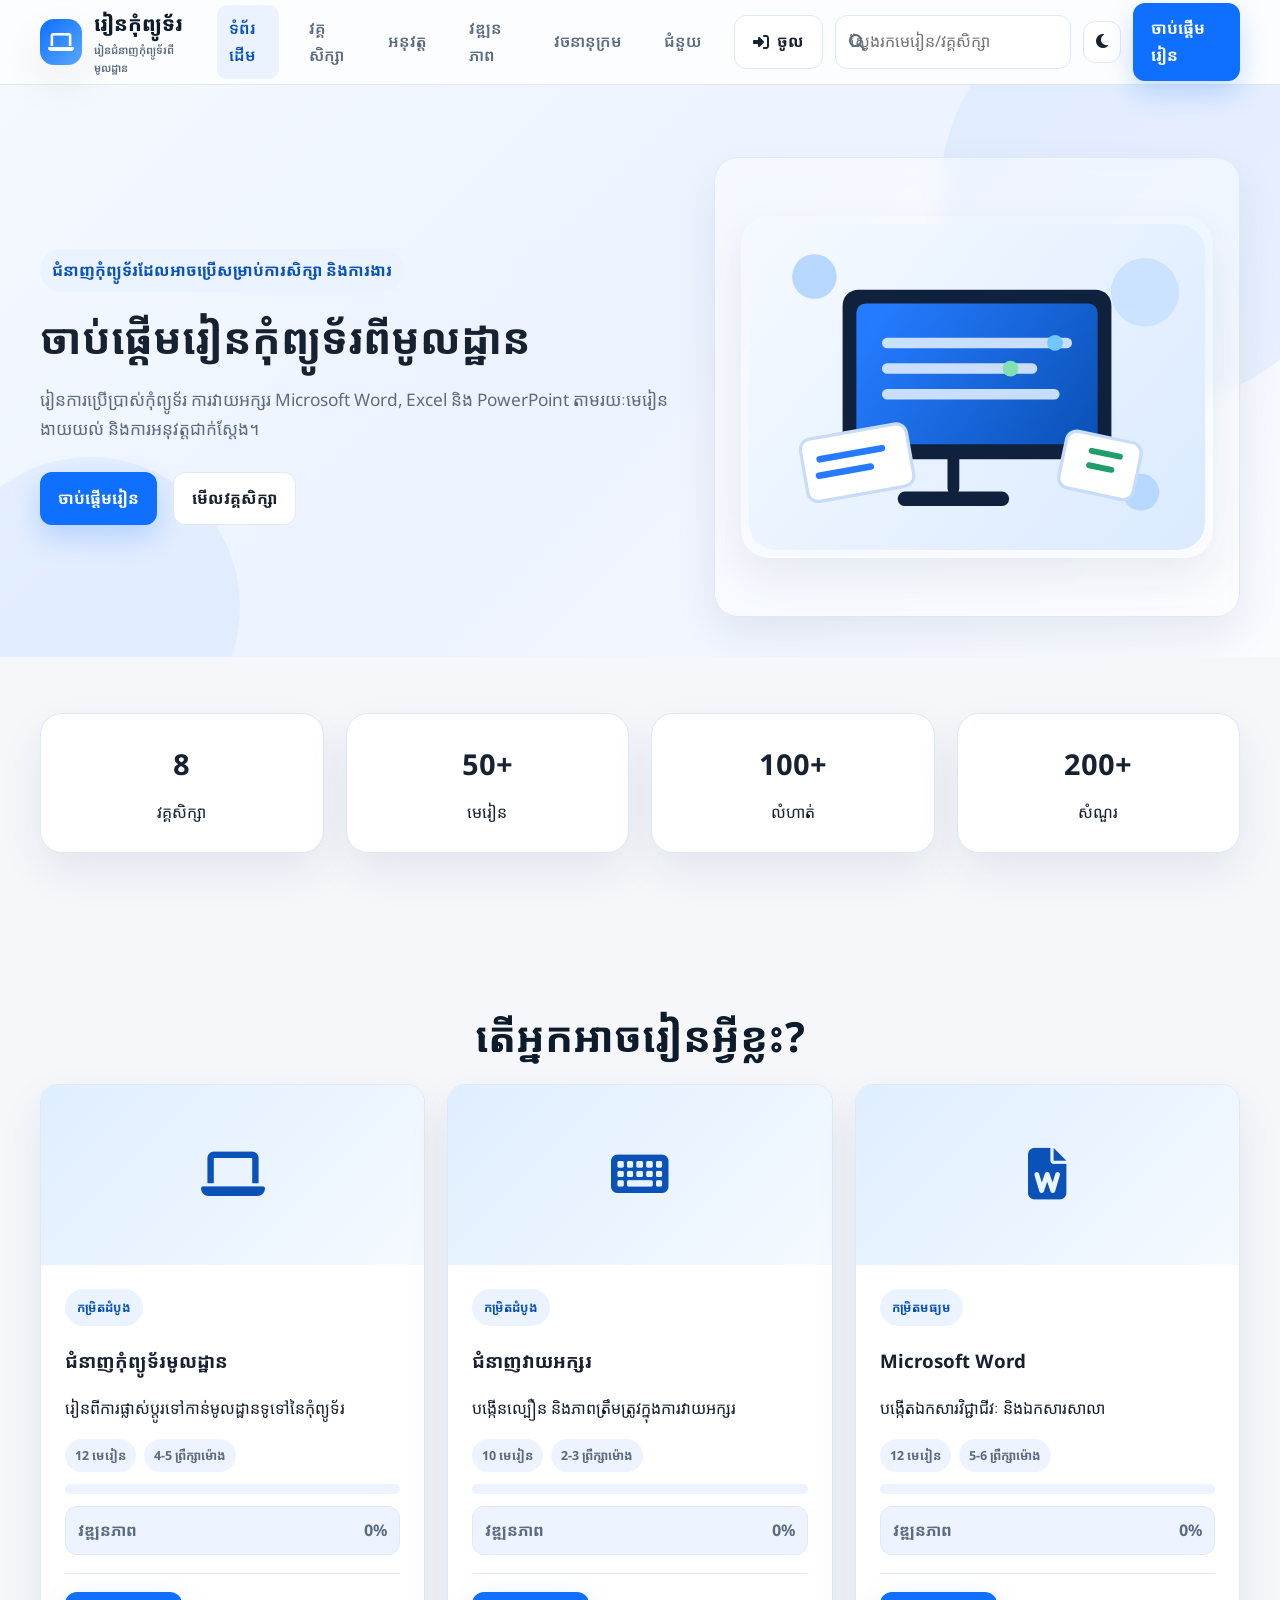
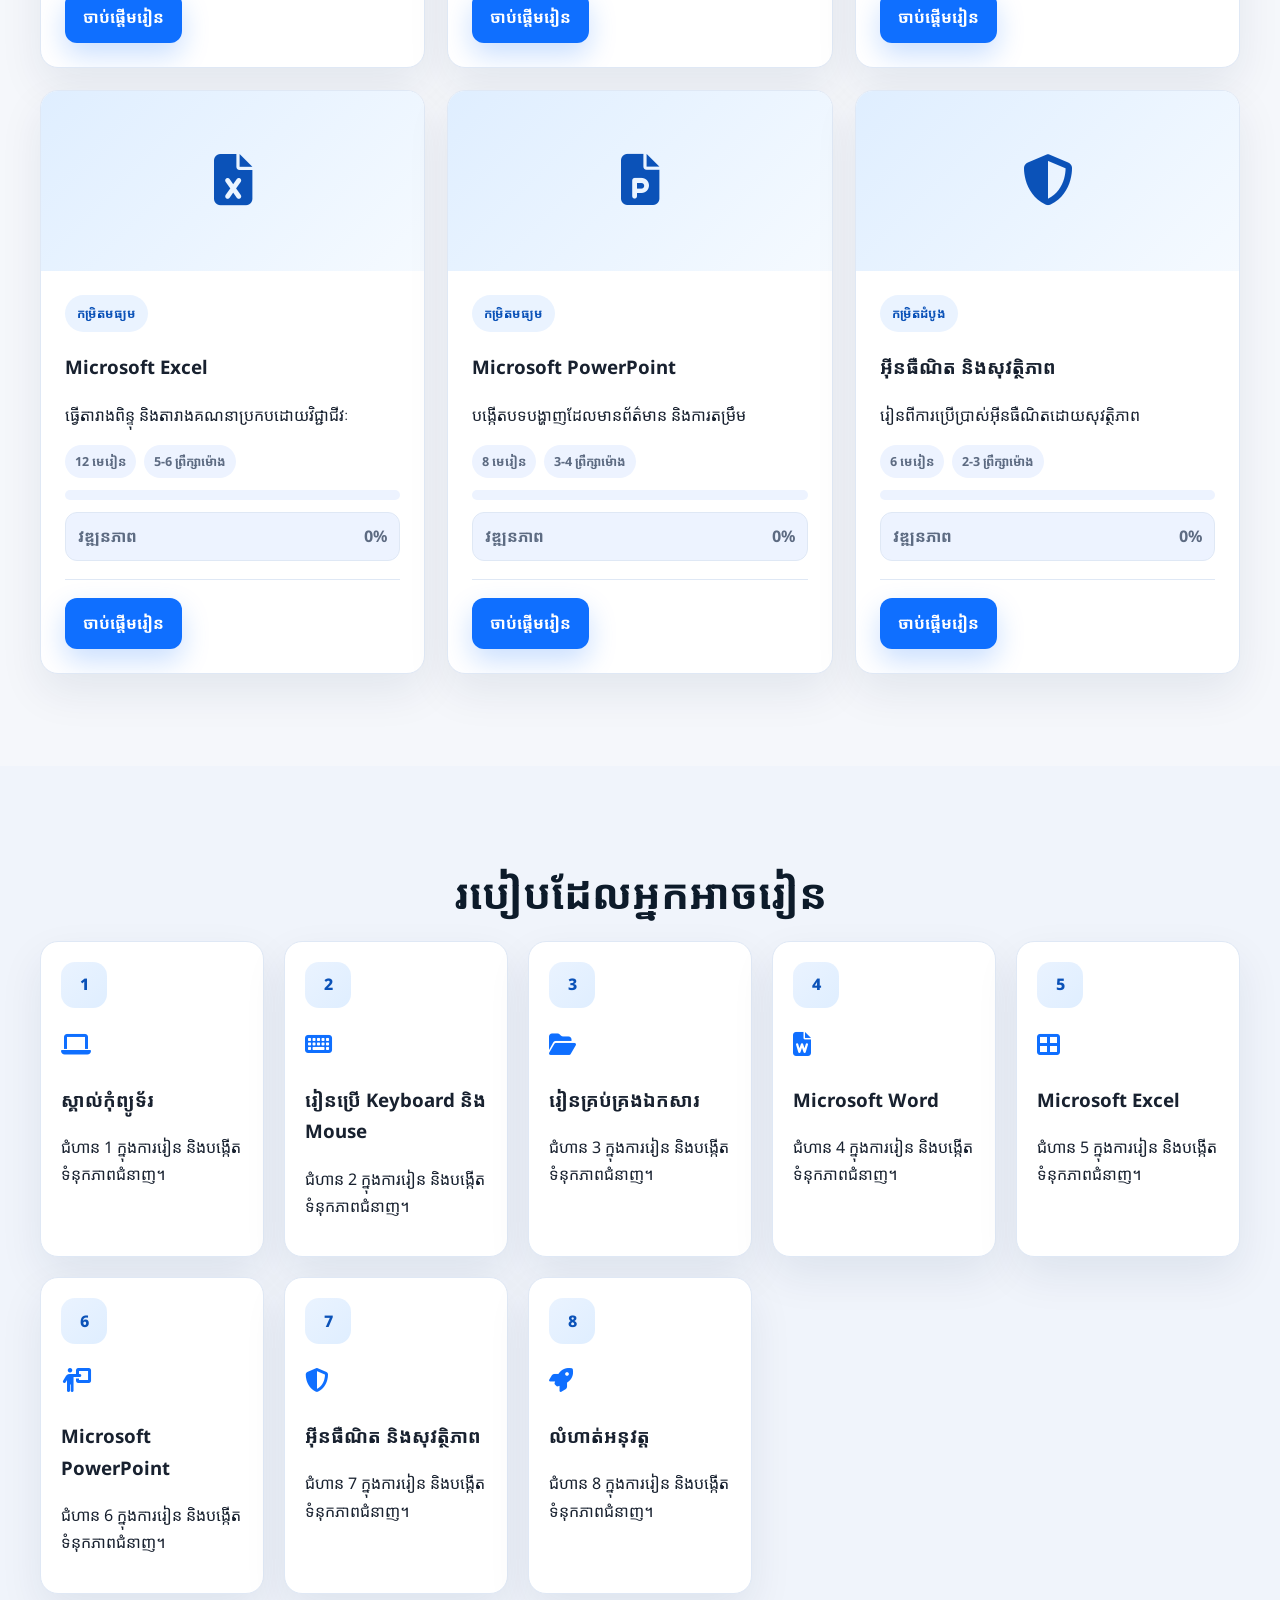
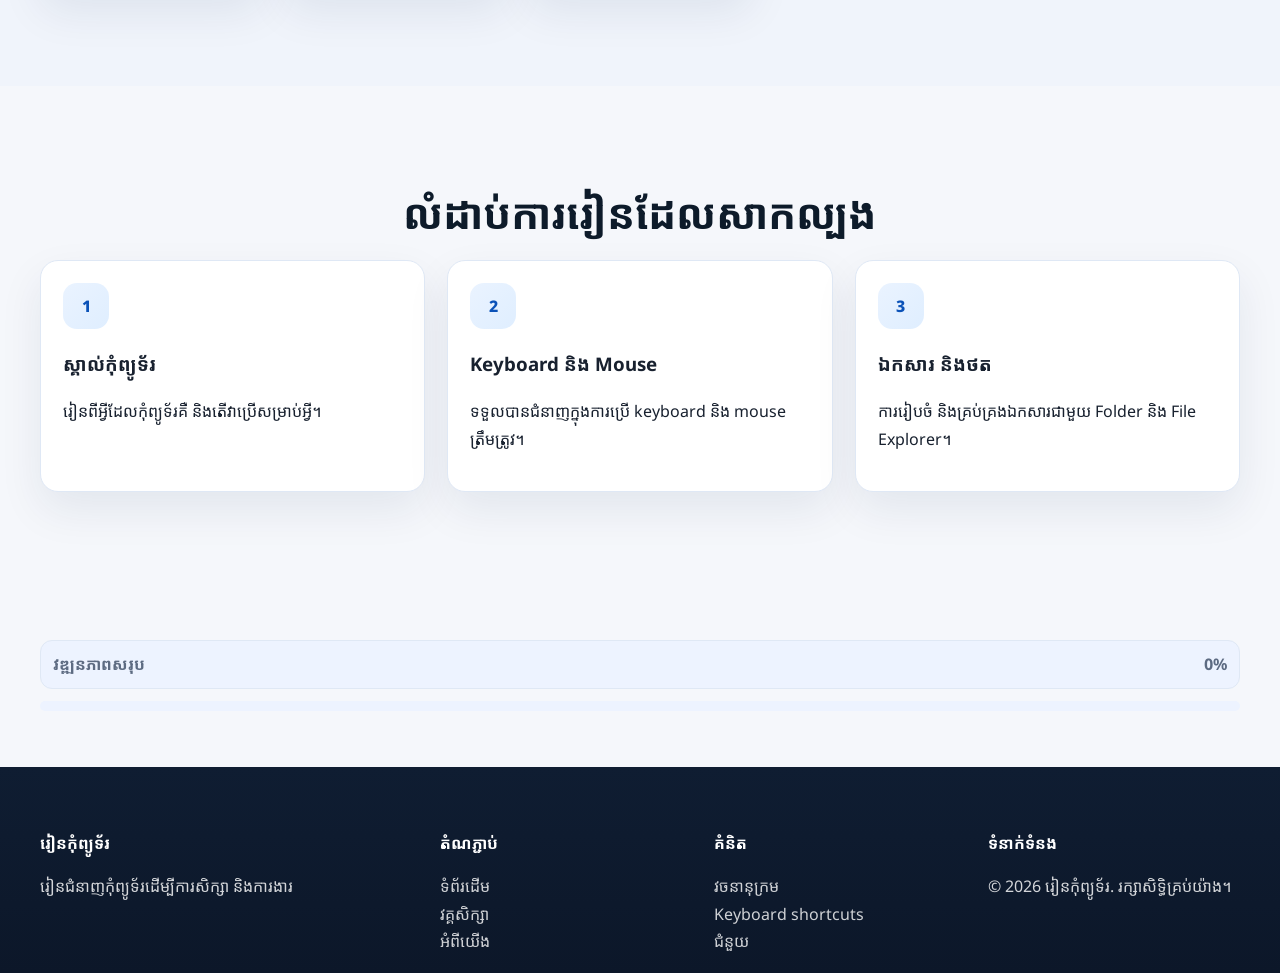
<file: index.html>
<!DOCTYPE html>
<html lang="km">
  <head>
    <meta charset="UTF-8" />
    <meta name="viewport" content="width=device-width, initial-scale=1.0" />
    <meta name="description" content="រៀនកុំព្យូទ័រ | រៀនជំនាញកុំព្យូទ័រជាភាសាខ្មែរ" />
    <title>រៀនកុំព្យូទ័រ | រៀនជំនាញកុំព្យូទ័រជាភាសាខ្មែរ</title>
    <link rel="preconnect" href="https://fonts.googleapis.com" />
    <link rel="preconnect" href="https://fonts.gstatic.com" crossorigin />
    <link href="https://fonts.googleapis.com/css2?family=Noto+Sans+Khmer:wght@400;500;600;700;800&display=swap" rel="stylesheet" />
    <link rel="stylesheet" href="https://cdnjs.cloudflare.com/ajax/libs/font-awesome/6.5.0/css/all.min.css" />
    <link rel="stylesheet" href="css/style.css" />
    <link rel="stylesheet" href="css/components.css" />
    <link rel="stylesheet" href="css/responsive.css" />
  </head>
  <body data-page="home">
    <header class="topbar">
      <div class="container navbar">
        <a href="index.html" class="brand" aria-label="រៀនកុំព្យូទ័រ">
          <span class="brand-mark"><i class="fa-solid fa-laptop"></i></span>
          <span class="brand-text">រៀនកុំព្យូទ័រ<small>រៀនជំនាញកុំព្យូទ័រពីមូលដ្ឋាន</small></span>
        </a>

        <nav class="nav-panel" aria-label="Navigation principale">
          <div class="nav-links">
            <a href="index.html" data-nav="home">ទំព័រដើម</a>
            <a href="courses.html" data-nav="courses">វគ្គសិក្សា</a>
            <a href="practice.html" data-nav="practice">អនុវត្ត</a>
            <a href="progress.html" data-nav="progress">វឌ្ឍនភាព</a>
            <a href="glossary.html" data-nav="glossary">វចនានុក្រម</a>
            <a href="help.html" data-nav="help">ជំនួយ</a>
          </div>
        </nav>

        <div class="nav-actions">
          <div class="search-wrap">
            <i class="fa-solid fa-search"></i>
            <input id="globalSearch" type="text" placeholder="ស្វែងរកមេរៀន/វគ្គសិក្សា" aria-label="ស្វែងរក" />
            <div id="searchResults" class="search-results"></div>
          </div>
          <button id="themeToggle" class="icon-btn" aria-label="Toggle dark mode"><i class="fa-solid fa-moon"></i></button>
          <button class="mobile-menu-toggle icon-btn hidden" aria-label="Open menu" aria-expanded="false"><i class="fa-solid fa-bars"></i></button>
          <a href="courses.html" class="btn">ចាប់ផ្តើមរៀន</a>
        </div>
      </div>
    </header>

    <main>
      <section class="hero">
        <div class="container hero-grid">
          <div>
            <span class="kicker">ជំនាញកុំព្យូទ័រដែលអាចប្រើសម្រាប់ការសិក្សា និងការងារ</span>
            <h1>ចាប់ផ្តើមរៀនកុំព្យូទ័រពីមូលដ្ឋាន</h1>
            <p>រៀនការប្រើប្រាស់កុំព្យូទ័រ ការវាយអក្សរ Microsoft Word, Excel និង PowerPoint តាមរយៈមេរៀនងាយយល់ និងការអនុវត្តជាក់ស្តែង។</p>
            <div class="hero-actions">
              <a href="courses.html" class="btn">ចាប់ផ្តើមរៀន</a>
              <a href="#featuredCourses" class="btn btn-secondary">មើលវគ្គសិក្សា</a>
            </div>
          </div>

          <div class="hero-card hero-visual" aria-label="Illustration of computer learning">
            <img class="hero-image" src="assets/images/learning-illustration.svg" alt="រូបភាពការរៀនជំនាញកុំព្យូទ័រ" />
          </div>
        </div>
      </section>

      <section class="section-sm">
        <div class="container">
          <div class="stats-row">
            <div class="stat-box"><strong>8</strong><span>វគ្គសិក្សា</span></div>
            <div class="stat-box"><strong>50+</strong><span>មេរៀន</span></div>
            <div class="stat-box"><strong>100+</strong><span>លំហាត់</span></div>
            <div class="stat-box"><strong>200+</strong><span>សំណួរ</span></div>
          </div>
        </div>
      </section>

      <section class="section">
        <div class="container">
          <h2 class="section-title" style="text-align:center;">តើអ្នកអាចរៀនអ្វីខ្លះ?</h2>
          <div id="featuredCourses" class="course-grid"></div>
        </div>
      </section>

      <section class="section" style="background: rgba(15,111,255,0.02);">
        <div class="container">
          <h2 class="section-title" style="text-align:center;">របៀបដែលអ្នកអាចរៀន</h2>
          <div id="howItWorks" class="how-grid"></div>
        </div>
      </section>

      <section class="section">
        <div class="container">
          <h2 class="section-title" style="text-align:center;">លំដាប់ការរៀនដែលសាកល្បង</h2>
          <div class="course-grid">
            <div class="card">
              <div class="card-body">
                <div class="step-no">1</div>
                <h3>ស្គាល់កុំព្យូទ័រ</h3>
                <p>រៀនពីអ្វីដែលកុំព្យូទ័រគឺ និងតើវាប្រើសម្រាប់អ្វី។</p>
              </div>
            </div>
            <div class="card">
              <div class="card-body">
                <div class="step-no">2</div>
                <h3>Keyboard និង Mouse</h3>
                <p>ទទួលបានជំនាញក្នុងការប្រើ keyboard និង mouse ត្រឹមត្រូវ។</p>
              </div>
            </div>
            <div class="card">
              <div class="card-body">
                <div class="step-no">3</div>
                <h3>ឯកសារ និងថត</h3>
                <p>ការរៀបចំ និងគ្រប់គ្រងឯកសារជាមួយ Folder និង File Explorer។</p>
              </div>
            </div>
          </div>
        </div>
      </section>

      <section class="section-sm">
        <div class="container" id="quickProgress"></div>
      </section>
    </main>

    <footer class="footer">
      <div class="container footer-grid">
        <div>
          <h4>រៀនកុំព្យូទ័រ</h4>
          <p>រៀនជំនាញកុំព្យូទ័រដើម្បីការសិក្សា និងការងារ</p>
        </div>
        <div>
          <h4>តំណភ្ជាប់</h4>
          <ul class="list-plain">
            <li><a href="index.html">ទំព័រដើម</a></li>
            <li><a href="courses.html">វគ្គសិក្សា</a></li>
            <li><a href="about.html">អំពីយើង</a></li>
          </ul>
        </div>
        <div>
          <h4>គំនិត</h4>
          <ul class="list-plain">
            <li><a href="glossary.html">វចនានុក្រម</a></li>
            <li><a href="shortcuts.html">Keyboard shortcuts</a></li>
            <li><a href="help.html">ជំនួយ</a></li>
          </ul>
        </div>
        <div>
          <h4>ទំនាក់ទំនង</h4>
          <p>© 2026 រៀនកុំព្យូទ័រ. រក្សាសិទ្ធិគ្រប់យ៉ាង។</p>
        </div>
      </div>
    </footer>

    <script src="js/data.js"></script>
    <script src="js/navigation.js"></script>
    <script src="js/app.js"></script>
  </body>
</html>
</file>
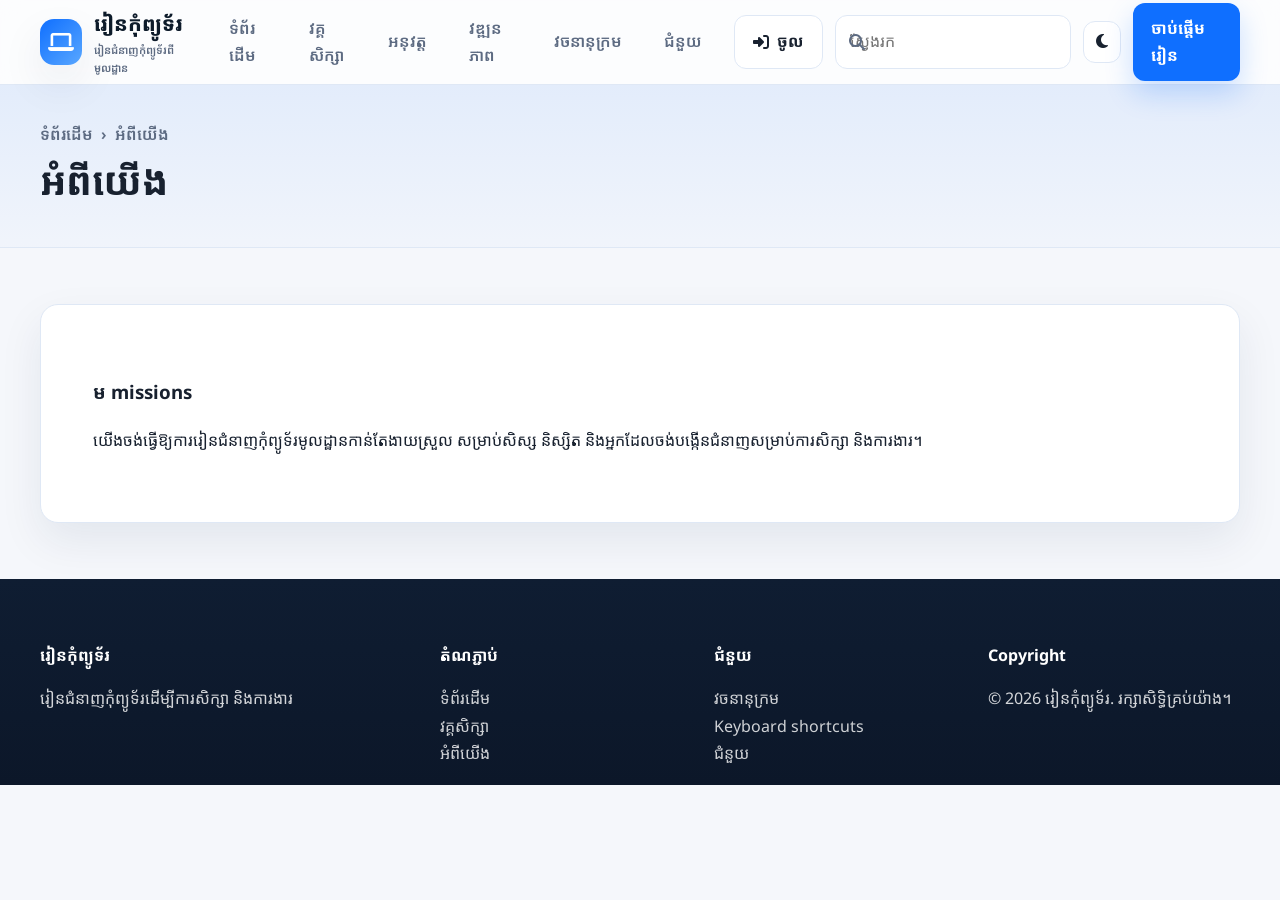
<file: about.html>
<!DOCTYPE html>
<html lang="km">
  <head>
    <meta charset="UTF-8" />
    <meta name="viewport" content="width=device-width, initial-scale=1.0" />
    <title>អំពីយើង | រៀនកុំព្យូទ័រ</title>
    <meta name="description" content="អំពីយើង, បេសកកម្ម និងគោលការណ៍សម្រាប់ការរៀនជំនាញកុំព្យូទ័រជាភាសាខ្មែរ" />
    <link rel="preconnect" href="https://fonts.googleapis.com" />
    <link rel="preconnect" href="https://fonts.gstatic.com" crossorigin />
    <link href="https://fonts.googleapis.com/css2?family=Noto+Sans+Khmer:wght@400;500;600;700;800&display=swap" rel="stylesheet" />
    <link rel="stylesheet" href="https://cdnjs.cloudflare.com/ajax/libs/font-awesome/6.5.0/css/all.min.css" />
    <link rel="stylesheet" href="css/style.css" />
    <link rel="stylesheet" href="css/components.css" />
    <link rel="stylesheet" href="css/responsive.css" />
  </head>
  <body data-page="about">
    <header class="topbar">
      <div class="container navbar">
        <a href="index.html" class="brand" aria-label="រៀនកុំព្យូទ័រ"><span class="brand-mark"><i class="fa-solid fa-laptop"></i></span><span class="brand-text">រៀនកុំព្យូទ័រ<small>រៀនជំនាញកុំព្យូទ័រពីមូលដ្ឋាន</small></span></a>
        <nav class="nav-panel" aria-label="Main navigation">
          <div class="nav-links">
            <a href="index.html" data-nav="home">ទំព័រដើម</a>
            <a href="courses.html" data-nav="courses">វគ្គសិក្សា</a>
            <a href="practice.html" data-nav="practice">អនុវត្ត</a>
            <a href="progress.html" data-nav="progress">វឌ្ឍនភាព</a>
            <a href="glossary.html" data-nav="glossary">វចនានុក្រម</a>
            <a href="help.html" data-nav="help">ជំនួយ</a>
          </div>
        </nav>
        <div class="nav-actions">
          <div class="search-wrap"><i class="fa-solid fa-search"></i><input id="globalSearch" type="text" aria-label="Search" placeholder="ស្វែងរក" /><div id="searchResults" class="search-results"></div></div>
          <button id="themeToggle" class="icon-btn" aria-label="Toggle dark mode"><i class="fa-solid fa-moon"></i></button>
          <button class="mobile-menu-toggle icon-btn hidden" aria-label="Open menu" aria-expanded="false"><i class="fa-solid fa-bars"></i></button>
          <a href="courses.html" class="btn">ចាប់ផ្តើមរៀន</a>
        </div>
      </div>
    </header>

    <main>
      <div class="page-hero">
        <div class="container">
          <div class="breadcrumbs"><a href="index.html">ទំព័រដើម</a> <span>›</span> <span>អំពីយើង</span></div>
          <h1>អំពីយើង</h1>
        </div>
      </div>

      <section class="section-sm">
        <div class="container">
          <div class="content-panel" id="aboutCanvas"></div>
        </div>
      </section>
    </main>

    <footer class="footer">
      <div class="container footer-grid">
        <div><h4>រៀនកុំព្យូទ័រ</h4><p>រៀនជំនាញកុំព្យូទ័រដើម្បីការសិក្សា និងការងារ</p></div>
        <div><h4>តំណភ្ជាប់</h4><ul class="list-plain"><li><a href="index.html">ទំព័រដើម</a></li><li><a href="courses.html">វគ្គសិក្សា</a></li><li><a href="about.html">អំពីយើង</a></li></ul></div>
        <div><h4>ជំនួយ</h4><ul class="list-plain"><li><a href="glossary.html">វចនានុក្រម</a></li><li><a href="shortcuts.html">Keyboard shortcuts</a></li><li><a href="help.html">ជំនួយ</a></li></ul></div>
        <div><h4>Copyright</h4><p>© 2026 រៀនកុំព្យូទ័រ. រក្សាសិទ្ធិគ្រប់យ៉ាង។</p></div>
      </div>
    </footer>

    <script src="js/data.js"></script>
    <script src="js/navigation.js"></script>
    <script src="js/app.js"></script>
  </body>
</html>
</file>
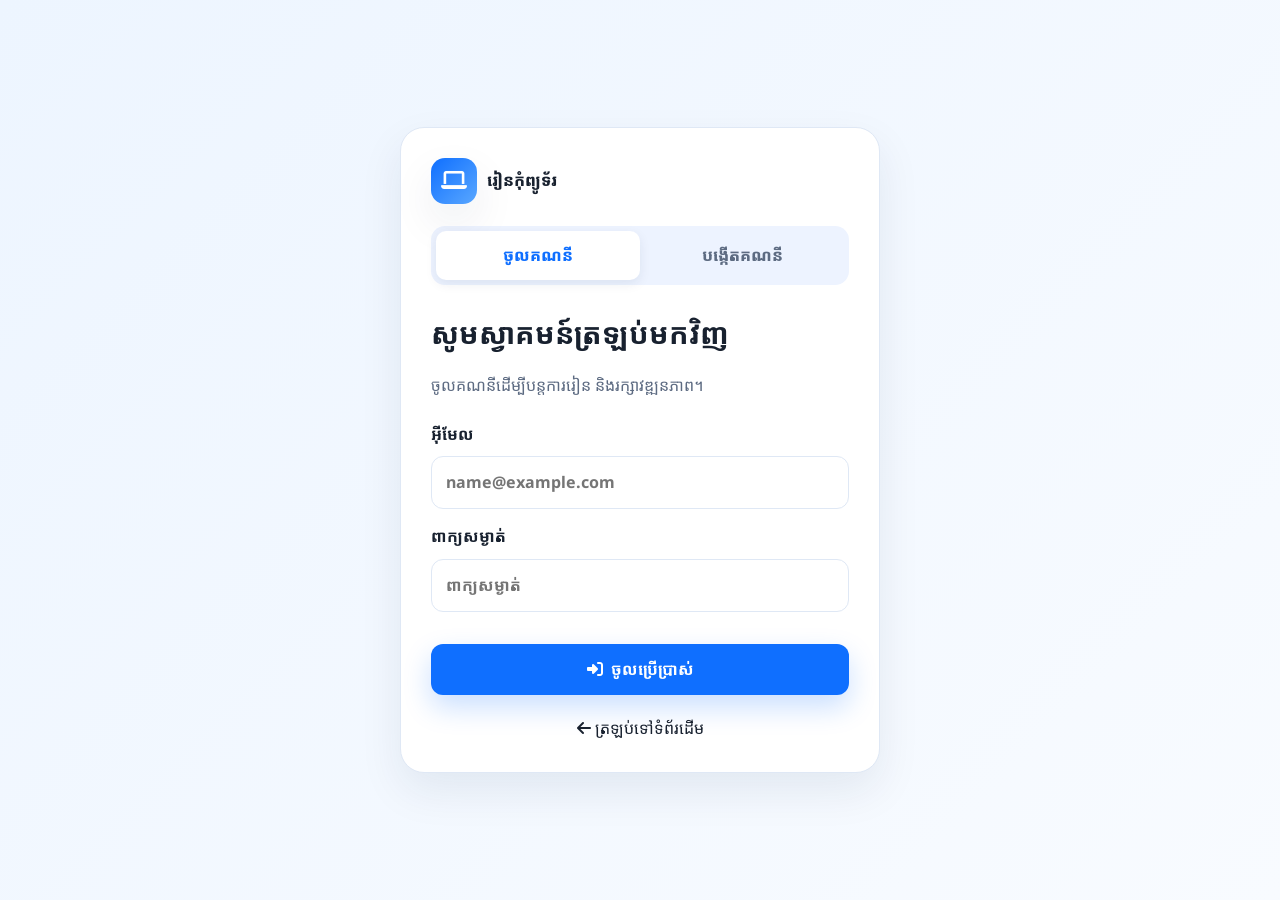
<file: auth.html>
<!DOCTYPE html>
<html lang="km">
  <head>
    <meta charset="UTF-8" />
    <meta name="viewport" content="width=device-width, initial-scale=1.0" />
    <title>ចូលប្រើប្រាស់ | រៀនកុំព្យូទ័រ</title>
    <link rel="preconnect" href="https://fonts.googleapis.com" />
    <link rel="preconnect" href="https://fonts.gstatic.com" crossorigin />
    <link href="https://fonts.googleapis.com/css2?family=Noto+Sans+Khmer:wght@400;500;600;700;800&display=swap" rel="stylesheet" />
    <link rel="stylesheet" href="https://cdnjs.cloudflare.com/ajax/libs/font-awesome/6.5.0/css/all.min.css" />
    <link rel="stylesheet" href="css/style.css" />
    <link rel="stylesheet" href="css/components.css" />
    <link rel="stylesheet" href="css/responsive.css" />
  </head>
  <body data-page="auth">
    <main class="auth-page">
      <section class="auth-shell">
        <a href="index.html" class="auth-brand"><span class="brand-mark"><i class="fa-solid fa-laptop"></i></span><span>រៀនកុំព្យូទ័រ</span></a>
        <div class="auth-tabs" role="tablist">
          <button type="button" class="auth-tab active" data-auth-tab="login">ចូលគណនី</button>
          <button type="button" class="auth-tab" data-auth-tab="signup">បង្កើតគណនី</button>
        </div>

        <form id="loginForm" class="auth-form">
          <h1>សូមស្វាគមន៍ត្រឡប់មកវិញ</h1>
          <p class="auth-lead">ចូលគណនីដើម្បីបន្តការរៀន និងរក្សាវឌ្ឍនភាព។</p>
          <label>អ៊ីមែល<input id="loginEmail" type="email" autocomplete="email" required placeholder="name@example.com" /></label>
          <label>ពាក្យសម្ងាត់<input id="loginPassword" type="password" autocomplete="current-password" required placeholder="ពាក្យសម្ងាត់" /></label>
          <div id="loginMessage" class="auth-message"></div>
          <button class="btn auth-submit" type="submit"><i class="fa-solid fa-right-to-bracket"></i> ចូលប្រើប្រាស់</button>
        </form>

        <form id="signupForm" class="auth-form hidden">
          <h1>បង្កើតគណនីសិស្ស</h1>
          <p class="auth-lead">ចុះឈ្មោះសម្រាប់តាមដានវគ្គ និងលទ្ធផលរៀន។</p>
          <label>ឈ្មោះពេញ<input id="signupName" type="text" autocomplete="name" required placeholder="ឈ្មោះរបស់អ្នក" /></label>
          <label>អ៊ីមែល<input id="signupEmail" type="email" autocomplete="email" required placeholder="name@example.com" /></label>
          <label>ពាក្យសម្ងាត់<input id="signupPassword" type="password" autocomplete="new-password" minlength="6" required placeholder="យ៉ាងហោចណាស់ 6 តួ" /></label>
          <div id="signupMessage" class="auth-message"></div>
          <button class="btn auth-submit" type="submit"><i class="fa-solid fa-user-plus"></i> បង្កើតគណនី</button>
        </form>

        <p class="auth-back"><a href="index.html"><i class="fa-solid fa-arrow-left"></i> ត្រឡប់ទៅទំព័រដើម</a></p>
      </section>
    </main>
    <script src="js/data.js"></script>
    <script src="js/auth.js"></script>
  </body>
</html>
</file>
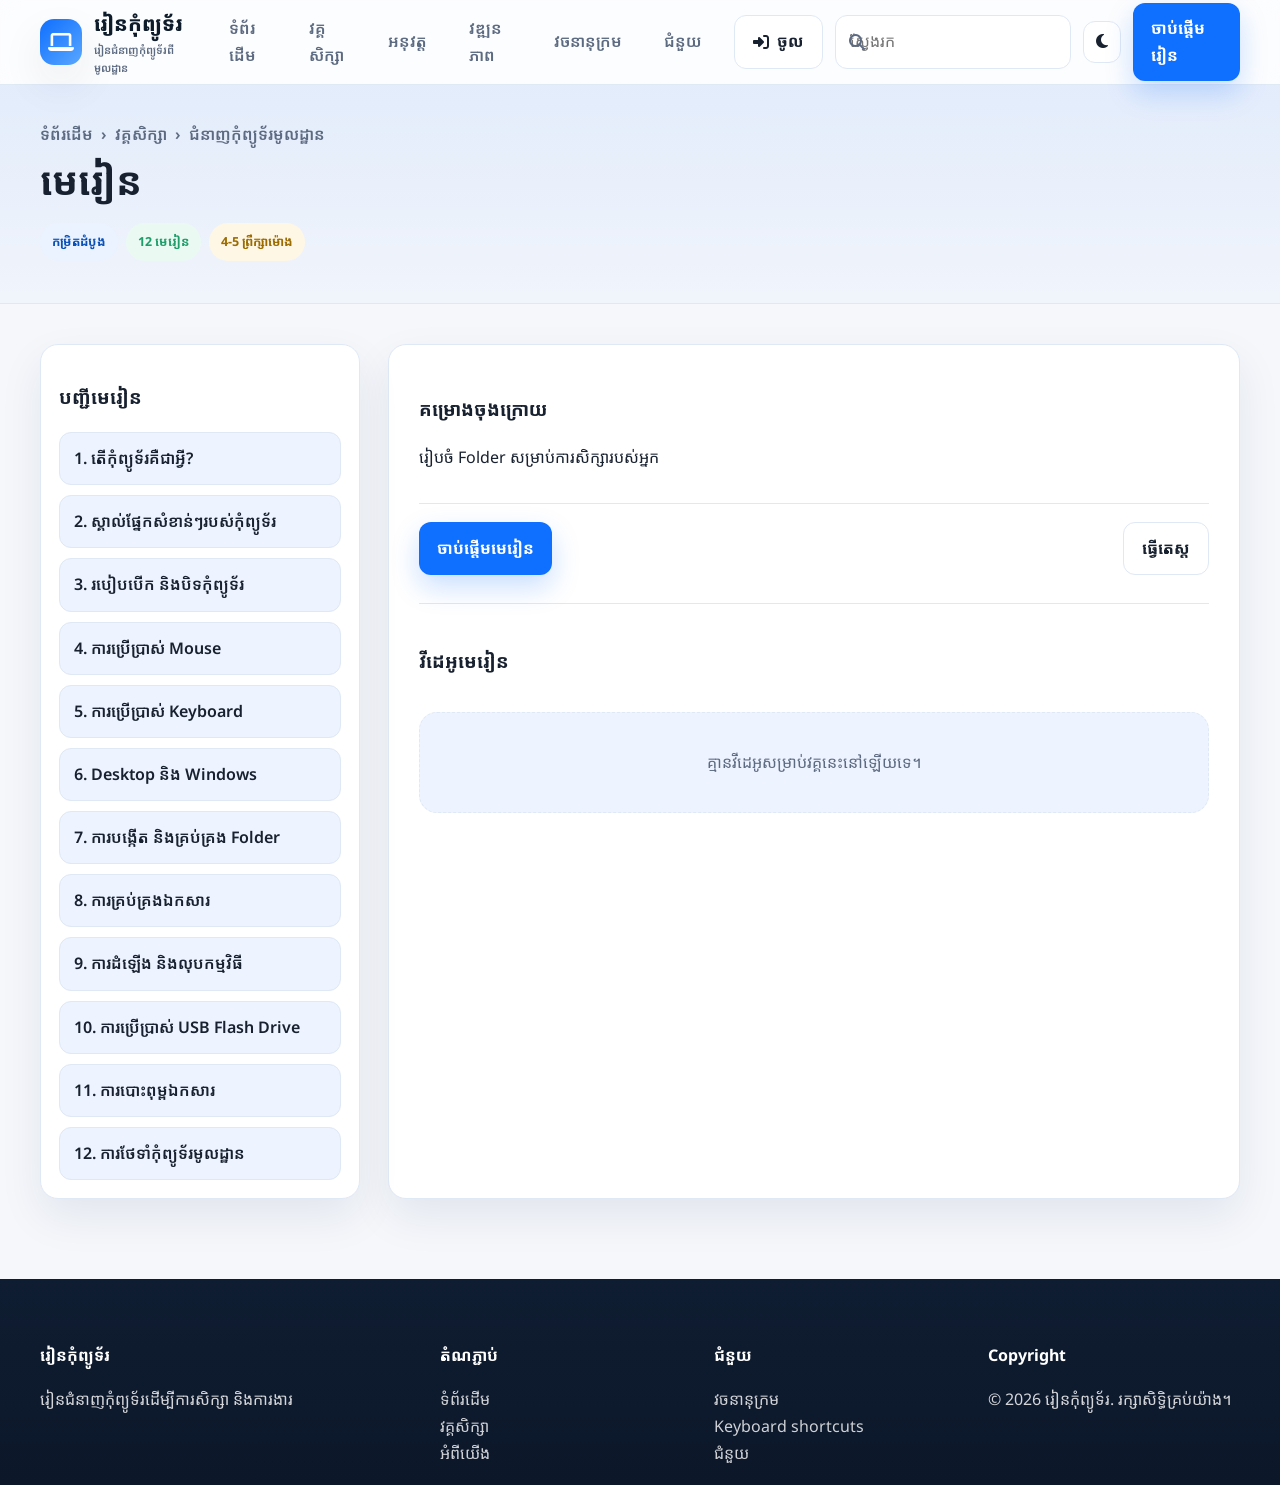
<file: course.html>
<!DOCTYPE html>
<html lang="km">
  <head>
    <meta charset="UTF-8" />
    <meta name="viewport" content="width=device-width, initial-scale=1.0" />
    <title>វគ្គសិក្សា | រៀនកុំព្យូទ័រ</title>
    <link rel="preconnect" href="https://fonts.googleapis.com" />
    <link rel="preconnect" href="https://fonts.gstatic.com" crossorigin />
    <link href="https://fonts.googleapis.com/css2?family=Noto+Sans+Khmer:wght@400;500;600;700;800&display=swap" rel="stylesheet" />
    <link rel="stylesheet" href="https://cdnjs.cloudflare.com/ajax/libs/font-awesome/6.5.0/css/all.min.css" />
    <link rel="stylesheet" href="css/style.css" />
    <link rel="stylesheet" href="css/components.css" />
    <link rel="stylesheet" href="css/responsive.css" />
  </head>
  <body data-page="course">
    <header class="topbar">
      <div class="container navbar">
        <a href="index.html" class="brand" aria-label="រៀនកុំព្យូទ័រ"><span class="brand-mark"><i class="fa-solid fa-laptop"></i></span><span class="brand-text">រៀនកុំព្យូទ័រ<small>រៀនជំនាញកុំព្យូទ័រពីមូលដ្ឋាន</small></span></a>
        <nav class="nav-panel" aria-label="Main navigation">
          <div class="nav-links">
            <a href="index.html" data-nav="home">ទំព័រដើម</a>
            <a href="courses.html" data-nav="courses">វគ្គសិក្សា</a>
            <a href="practice.html" data-nav="practice">អនុវត្ត</a>
            <a href="progress.html" data-nav="progress">វឌ្ឍនភាព</a>
            <a href="glossary.html" data-nav="glossary">វចនានុក្រម</a>
            <a href="help.html" data-nav="help">ជំនួយ</a>
          </div>
        </nav>
        <div class="nav-actions">
          <div class="search-wrap"><i class="fa-solid fa-search"></i><input id="globalSearch" type="text" placeholder="ស្វែងរក" aria-label="Search" /><div id="searchResults" class="search-results"></div></div>
          <button id="themeToggle" class="icon-btn" aria-label="Toggle dark mode"><i class="fa-solid fa-moon"></i></button>
          <button class="mobile-menu-toggle icon-btn hidden" aria-label="Open menu" aria-expanded="false"><i class="fa-solid fa-bars"></i></button>
          <a href="courses.html" class="btn">ចាប់ផ្តើមរៀន</a>
        </div>
      </div>
    </header>

    <main>
      <div class="page-hero">
        <div class="container">
          <div class="breadcrumbs"><a href="index.html">ទំព័រដើម</a> <span>›</span> <a href="courses.html">វគ្គសិក្សា</a> <span>›</span> <span id="courseHeroTitle">មេរៀន</span></div>
          <h1 id="courseHeroTitle">មេរៀន</h1>
          <div id="courseMeta"></div>
        </div>
      </div>

      <section class="page-shell">
        <div class="container layout-two">
          <aside class="sidebar-panel">
            <h3>បញ្ជីមេរៀន</h3>
            <div id="courseLessonList" class="lesson-list"></div>
          </aside>
          <div id="courseProject" class="content-panel"></div>
        </div>
      </section>
    </main>

    <footer class="footer">
      <div class="container footer-grid">
        <div><h4>រៀនកុំព្យូទ័រ</h4><p>រៀនជំនាញកុំព្យូទ័រដើម្បីការសិក្សា និងការងារ</p></div>
        <div><h4>តំណភ្ជាប់</h4><ul class="list-plain"><li><a href="index.html">ទំព័រដើម</a></li><li><a href="courses.html">វគ្គសិក្សា</a></li><li><a href="about.html">អំពីយើង</a></li></ul></div>
        <div><h4>ជំនួយ</h4><ul class="list-plain"><li><a href="glossary.html">វចនានុក្រម</a></li><li><a href="shortcuts.html">Keyboard shortcuts</a></li><li><a href="help.html">ជំនួយ</a></li></ul></div>
        <div><h4>Copyright</h4><p>© 2026 រៀនកុំព្យូទ័រ. រក្សាសិទ្ធិគ្រប់យ៉ាង។</p></div>
      </div>
    </footer>

    <script src="js/data.js"></script>
    <script src="js/supabase-client.js"></script>
    <script src="js/navigation.js"></script>
    <script src="js/app.js"></script>
  </body>
</html>
</file>
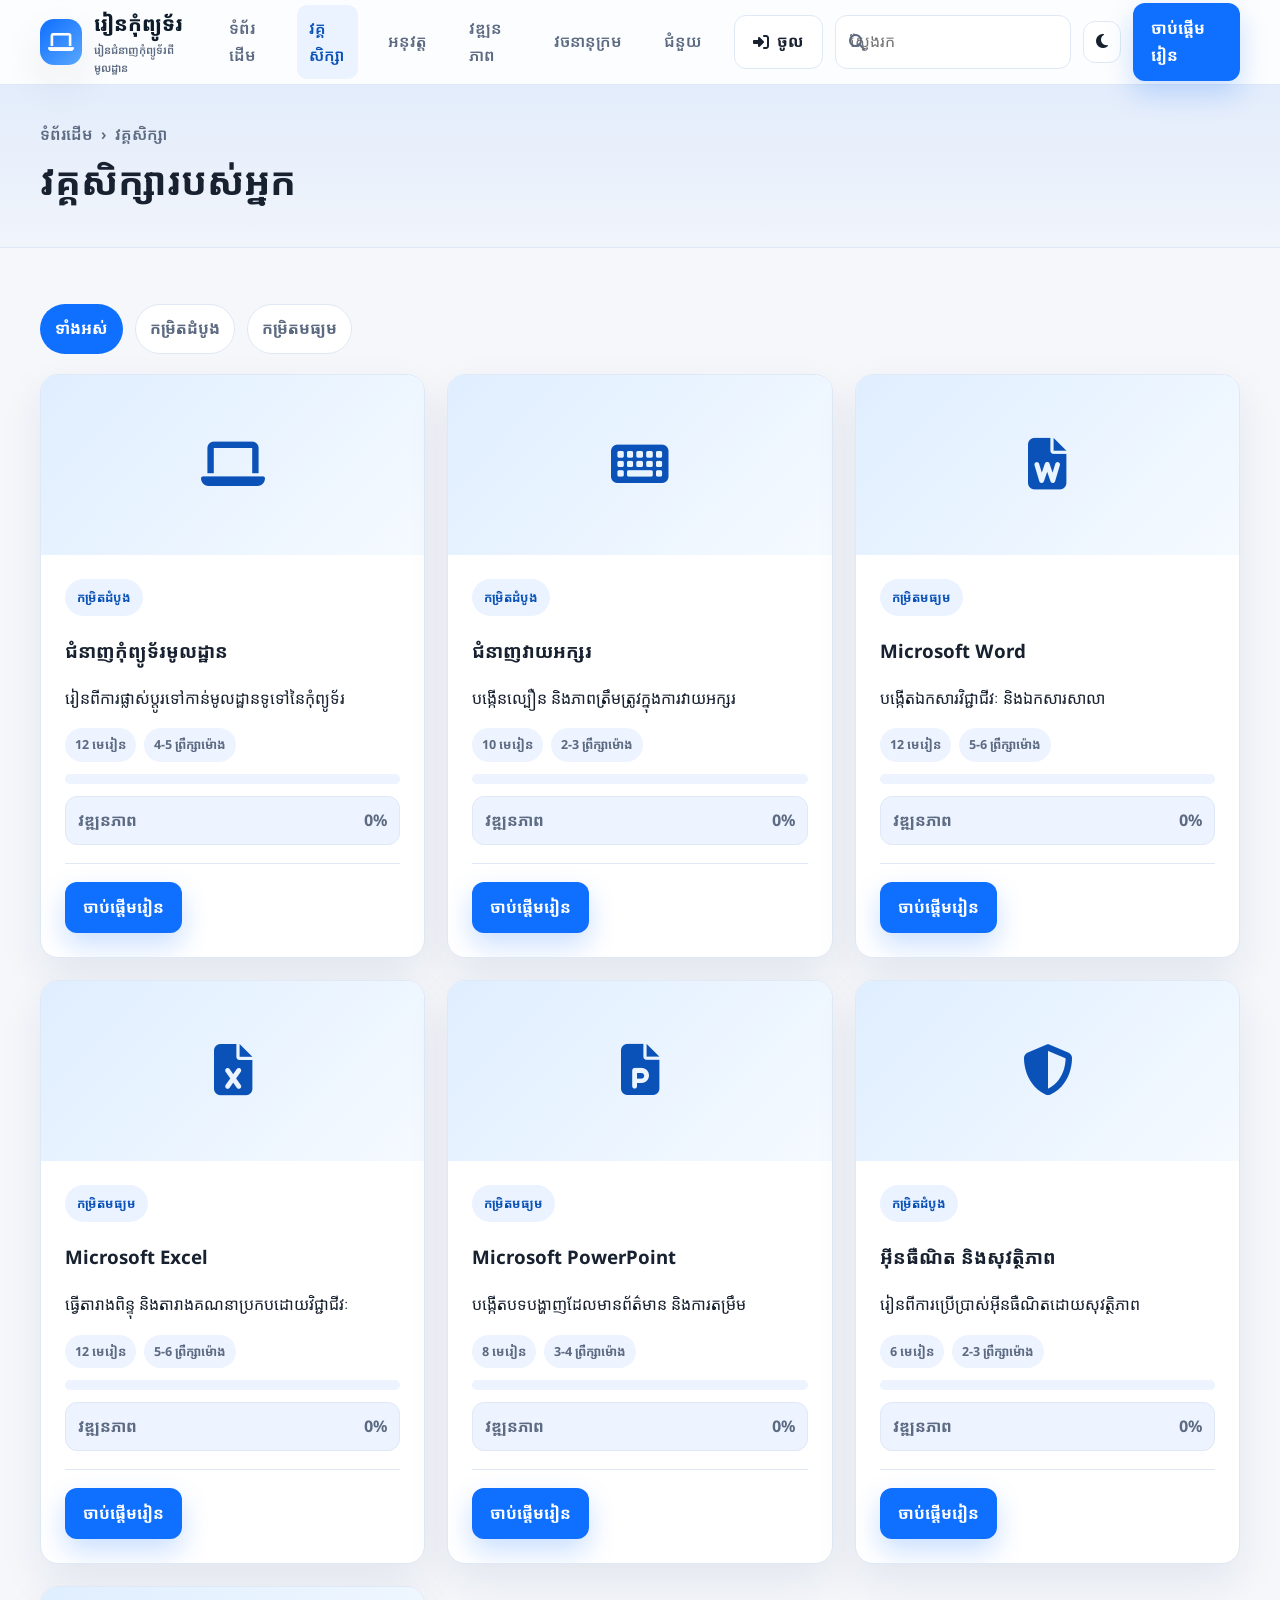
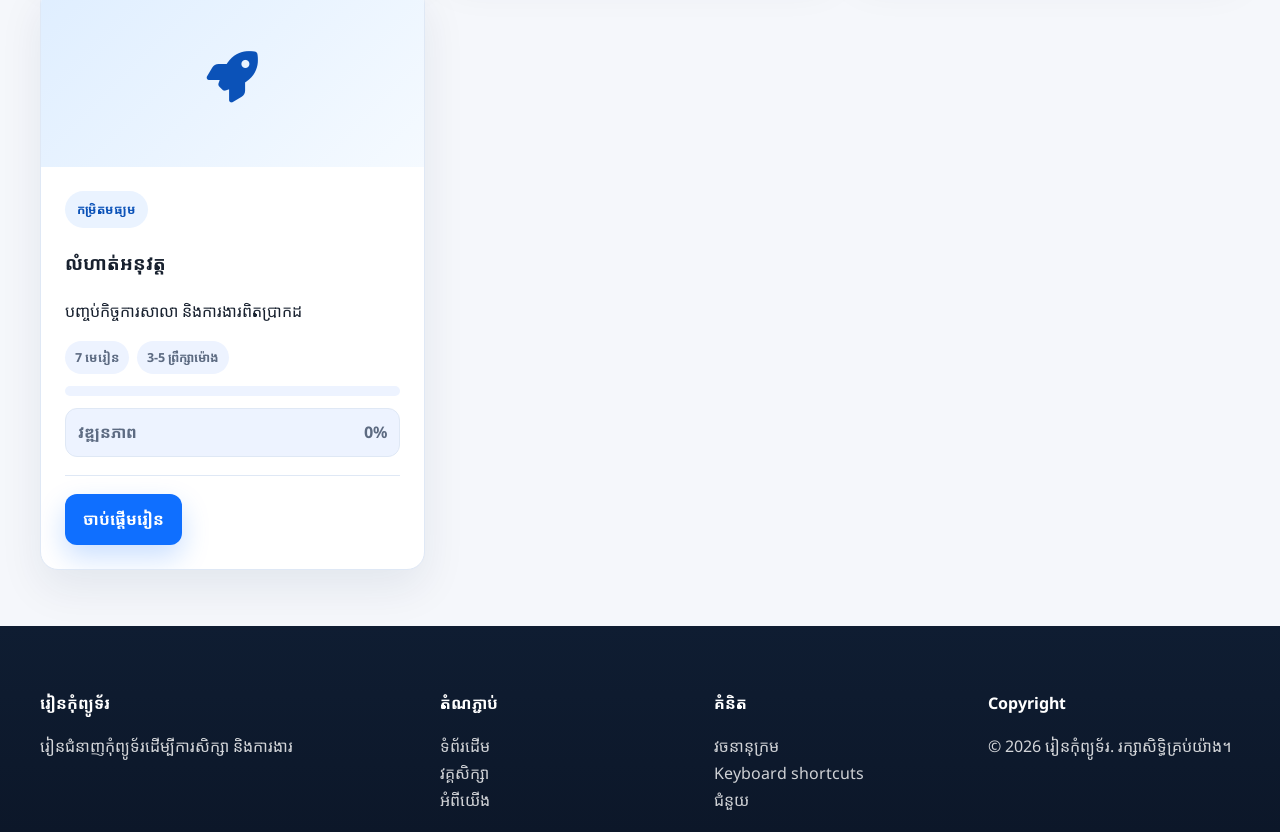
<file: courses.html>
<!DOCTYPE html>
<html lang="km">
  <head>
    <meta charset="UTF-8" />
    <meta name="viewport" content="width=device-width, initial-scale=1.0" />
    <title>វគ្គសិក្សា | រៀនកុំព្យូទ័រ</title>
    <meta name="description" content="វគ្គសិក្សាជំនាញកុំព្យូទ័រ, Word, Excel, PowerPoint, Internet, Typing" />
    <link rel="preconnect" href="https://fonts.googleapis.com" />
    <link rel="preconnect" href="https://fonts.gstatic.com" crossorigin />
    <link href="https://fonts.googleapis.com/css2?family=Noto+Sans+Khmer:wght@400;500;600;700;800&display=swap" rel="stylesheet" />
    <link rel="stylesheet" href="https://cdnjs.cloudflare.com/ajax/libs/font-awesome/6.5.0/css/all.min.css" />
    <link rel="stylesheet" href="css/style.css" />
    <link rel="stylesheet" href="css/components.css" />
    <link rel="stylesheet" href="css/responsive.css" />
  </head>
  <body data-page="courses">
    <header class="topbar">
      <div class="container navbar">
        <a href="index.html" class="brand" aria-label="រៀនកុំព្យូទ័រ"><span class="brand-mark"><i class="fa-solid fa-laptop"></i></span><span class="brand-text">រៀនកុំព្យូទ័រ<small>រៀនជំនាញកុំព្យូទ័រពីមូលដ្ឋាន</small></span></a>
        <nav class="nav-panel" aria-label="Main navigation">
          <div class="nav-links">
            <a href="index.html" data-nav="home">ទំព័រដើម</a>
            <a href="courses.html" data-nav="courses">វគ្គសិក្សា</a>
            <a href="practice.html" data-nav="practice">អនុវត្ត</a>
            <a href="progress.html" data-nav="progress">វឌ្ឍនភាព</a>
            <a href="glossary.html" data-nav="glossary">វចនានុក្រម</a>
            <a href="help.html" data-nav="help">ជំនួយ</a>
          </div>
        </nav>
        <div class="nav-actions">
          <div class="search-wrap"><i class="fa-solid fa-search"></i><input id="globalSearch" type="text" placeholder="ស្វែងរក" aria-label="Search" /><div id="searchResults" class="search-results"></div></div>
          <button id="themeToggle" class="icon-btn" aria-label="Toggle dark mode"><i class="fa-solid fa-moon"></i></button>
          <button class="mobile-menu-toggle icon-btn hidden" aria-label="Open menu" aria-expanded="false"><i class="fa-solid fa-bars"></i></button>
          <a href="courses.html" class="btn">ចាប់ផ្តើមរៀន</a>
        </div>
      </div>
    </header>

    <main>
      <div class="page-hero">
        <div class="container">
          <div class="breadcrumbs"><a href="index.html">ទំព័រដើម</a> <span>›</span> <span>វគ្គសិក្សា</span></div>
          <h1>វគ្គសិក្សារបស់អ្នក</h1>
        </div>
      </div>

      <section class="section-sm">
        <div class="container">
          <div id="courseFilters" class="filter-bar"></div>
          <div id="courseCatalog" class="course-grid"></div>
        </div>
      </section>
    </main>

    <footer class="footer">
      <div class="container footer-grid">
        <div>
          <h4>រៀនកុំព្យូទ័រ</h4>
          <p>រៀនជំនាញកុំព្យូទ័រដើម្បីការសិក្សា និងការងារ</p>
        </div>
        <div>
          <h4>តំណភ្ជាប់</h4>
          <ul class="list-plain"><li><a href="index.html">ទំព័រដើម</a></li><li><a href="courses.html">វគ្គសិក្សា</a></li><li><a href="about.html">អំពីយើង</a></li></ul>
        </div>
        <div>
          <h4>គំនិត</h4>
          <ul class="list-plain"><li><a href="glossary.html">វចនានុក្រម</a></li><li><a href="shortcuts.html">Keyboard shortcuts</a></li><li><a href="help.html">ជំនួយ</a></li></ul>
        </div>
        <div>
          <h4>Copyright</h4>
          <p>© 2026 រៀនកុំព្យូទ័រ. រក្សាសិទ្ធិគ្រប់យ៉ាង។</p>
        </div>
      </div>
    </footer>

    <script src="js/data.js"></script>
    <script src="js/navigation.js"></script>
    <script src="js/app.js"></script>
  </body>
</html>
</file>
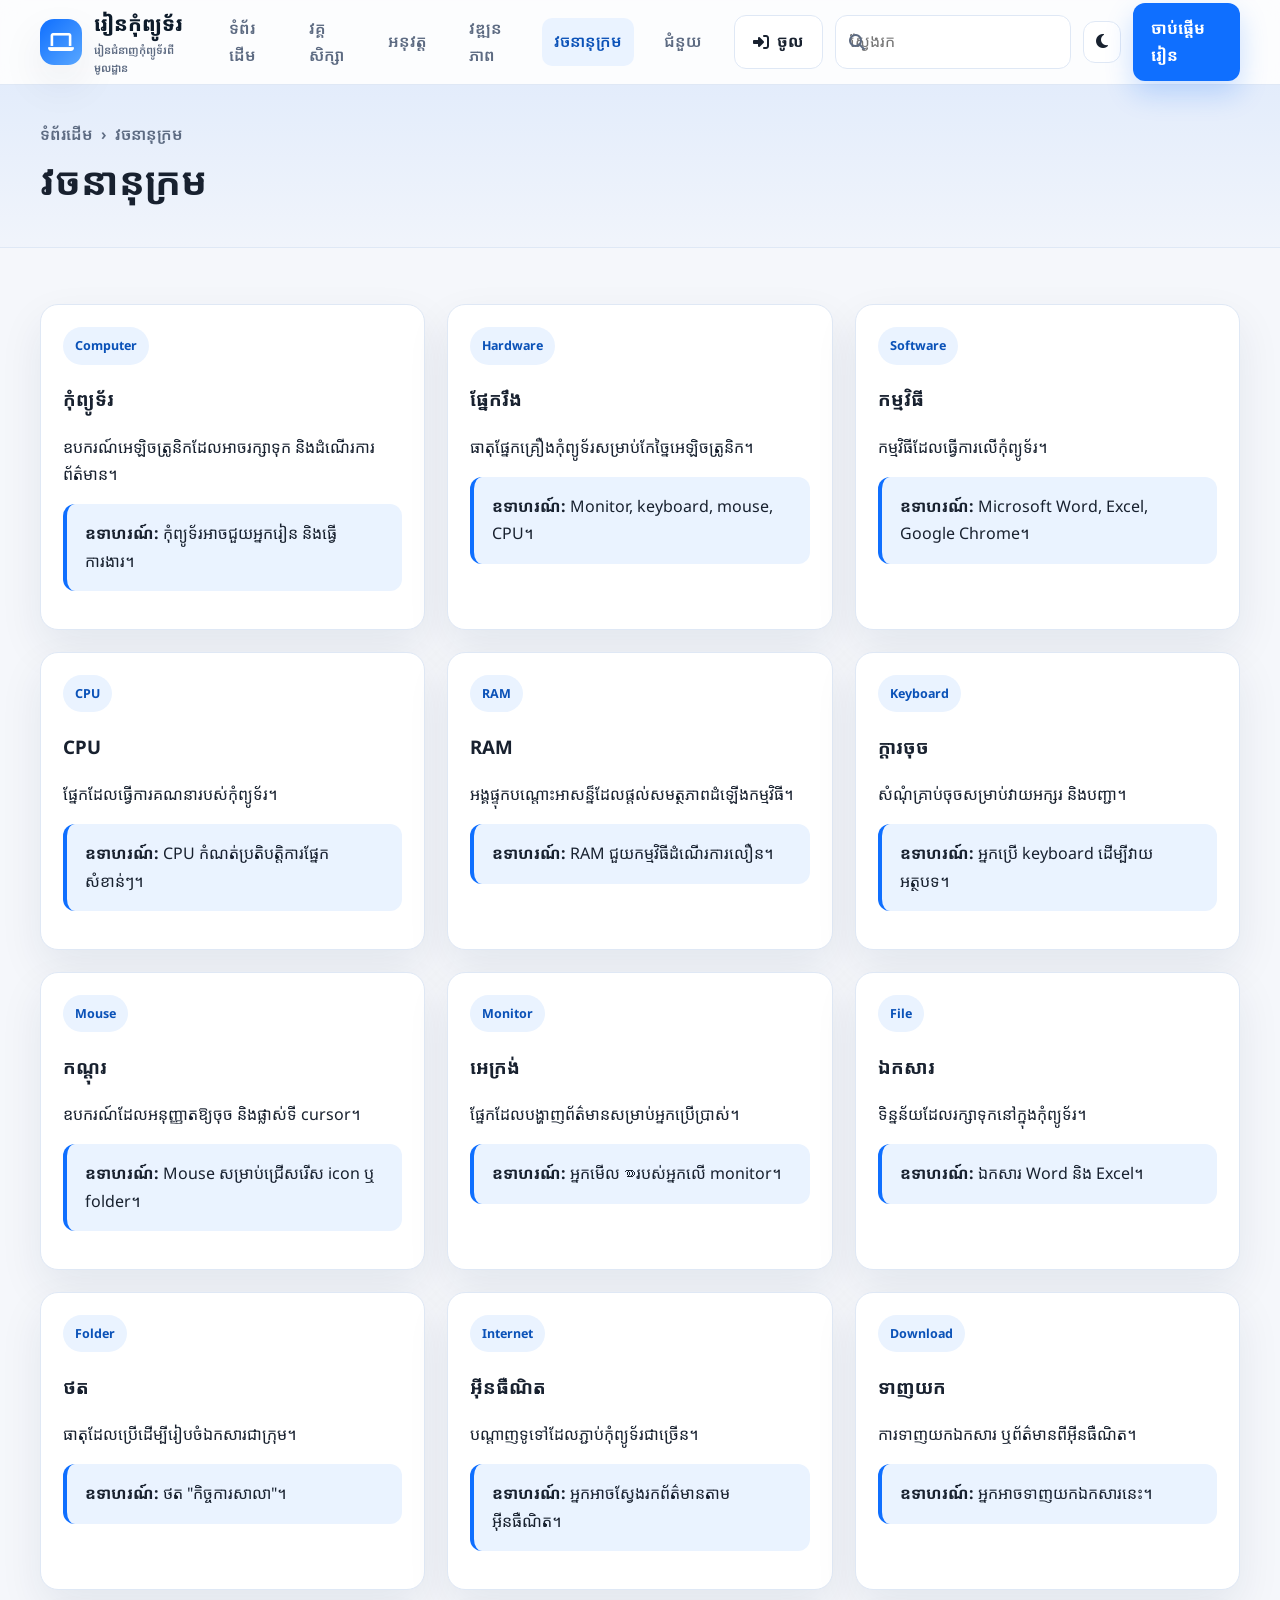
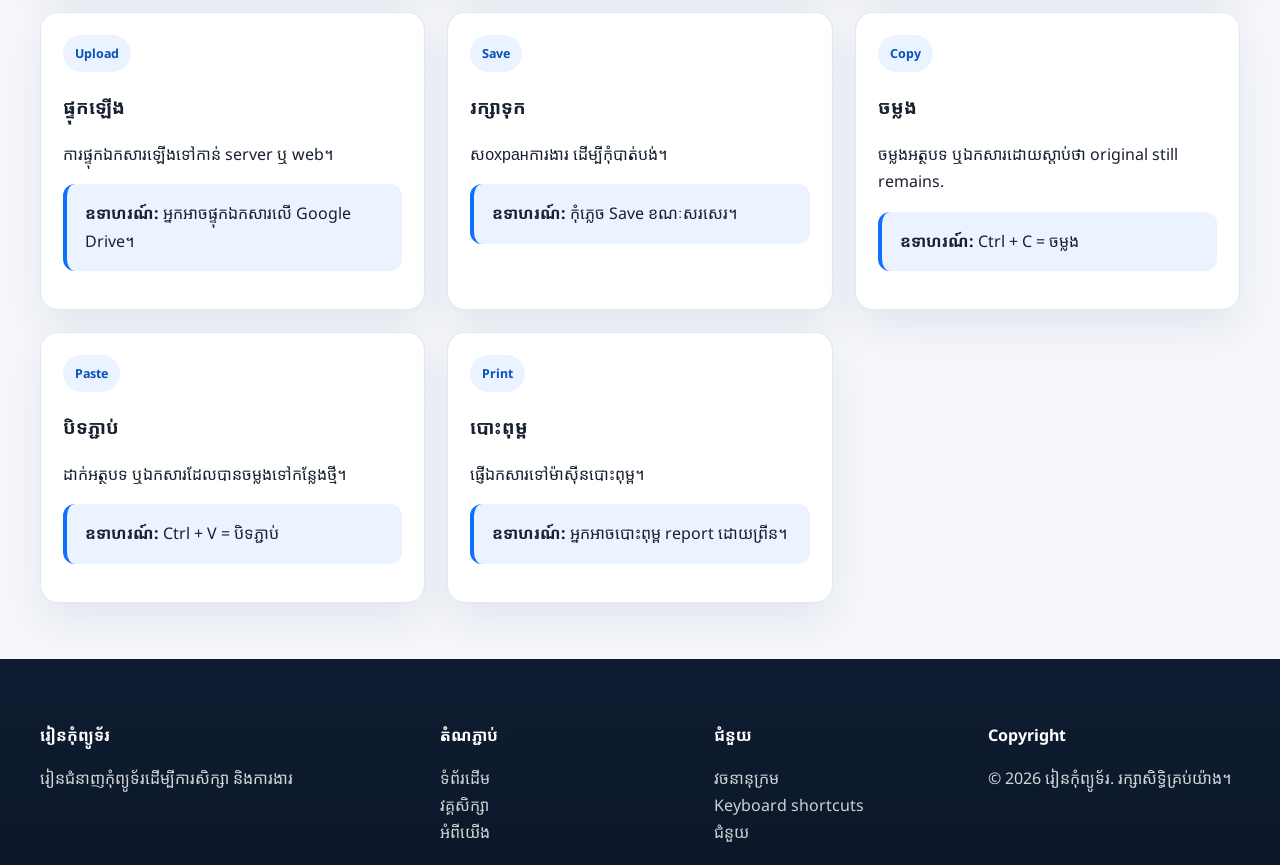
<file: glossary.html>
<!DOCTYPE html>
<html lang="km">
  <head>
    <meta charset="UTF-8" />
    <meta name="viewport" content="width=device-width, initial-scale=1.0" />
    <title>វចនានុក្រម | រៀនកុំព្យូទ័រ</title>
    <meta name="description" content="វចនានុក្រមពាក្យគន្លឹះកុំព្យូទ័រ" />
    <link rel="preconnect" href="https://fonts.googleapis.com" />
    <link rel="preconnect" href="https://fonts.gstatic.com" crossorigin />
    <link href="https://fonts.googleapis.com/css2?family=Noto+Sans+Khmer:wght@400;500;600;700;800&display=swap" rel="stylesheet" />
    <link rel="stylesheet" href="https://cdnjs.cloudflare.com/ajax/libs/font-awesome/6.5.0/css/all.min.css" />
    <link rel="stylesheet" href="css/style.css" />
    <link rel="stylesheet" href="css/components.css" />
    <link rel="stylesheet" href="css/responsive.css" />
  </head>
  <body data-page="glossary">
    <header class="topbar">
      <div class="container navbar">
        <a href="index.html" class="brand" aria-label="រៀនកុំព្យូទ័រ"><span class="brand-mark"><i class="fa-solid fa-laptop"></i></span><span class="brand-text">រៀនកុំព្យូទ័រ<small>រៀនជំនាញកុំព្យូទ័រពីមូលដ្ឋាន</small></span></a>
        <nav class="nav-panel" aria-label="Main navigation">
          <div class="nav-links">
            <a href="index.html" data-nav="home">ទំព័រដើម</a>
            <a href="courses.html" data-nav="courses">វគ្គសិក្សា</a>
            <a href="practice.html" data-nav="practice">អនុវត្ត</a>
            <a href="progress.html" data-nav="progress">វឌ្ឍនភាព</a>
            <a href="glossary.html" data-nav="glossary">វចនានុក្រម</a>
            <a href="help.html" data-nav="help">ជំនួយ</a>
          </div>
        </nav>
        <div class="nav-actions">
          <div class="search-wrap"><i class="fa-solid fa-search"></i><input id="globalSearch" type="text" aria-label="Search" placeholder="ស្វែងរក" /><div id="searchResults" class="search-results"></div></div>
          <button id="themeToggle" class="icon-btn" aria-label="Toggle dark mode"><i class="fa-solid fa-moon"></i></button>
          <button class="mobile-menu-toggle icon-btn hidden" aria-label="Open menu" aria-expanded="false"><i class="fa-solid fa-bars"></i></button>
          <a href="courses.html" class="btn">ចាប់ផ្តើមរៀន</a>
        </div>
      </div>
    </header>

    <main>
      <div class="page-hero">
        <div class="container">
          <div class="breadcrumbs"><a href="index.html">ទំព័រដើម</a> <span>›</span> <span>វចនានុក្រម</span></div>
          <h1>វចនានុក្រម</h1>
        </div>
      </div>

      <section class="section-sm">
        <div class="container">
          <div id="glossaryList" class="course-grid"></div>
        </div>
      </section>
    </main>

    <footer class="footer">
      <div class="container footer-grid">
        <div><h4>រៀនកុំព្យូទ័រ</h4><p>រៀនជំនាញកុំព្យូទ័រដើម្បីការសិក្សា និងការងារ</p></div>
        <div><h4>តំណភ្ជាប់</h4><ul class="list-plain"><li><a href="index.html">ទំព័រដើម</a></li><li><a href="courses.html">វគ្គសិក្សា</a></li><li><a href="about.html">អំពីយើង</a></li></ul></div>
        <div><h4>ជំនួយ</h4><ul class="list-plain"><li><a href="glossary.html">វចនានុក្រម</a></li><li><a href="shortcuts.html">Keyboard shortcuts</a></li><li><a href="help.html">ជំនួយ</a></li></ul></div>
        <div><h4>Copyright</h4><p>© 2026 រៀនកុំព្យូទ័រ. រក្សាសិទ្ធិគ្រប់យ៉ាង។</p></div>
      </div>
    </footer>

    <script src="js/data.js"></script>
    <script src="js/navigation.js"></script>
    <script src="js/app.js"></script>
  </body>
</html>
</file>
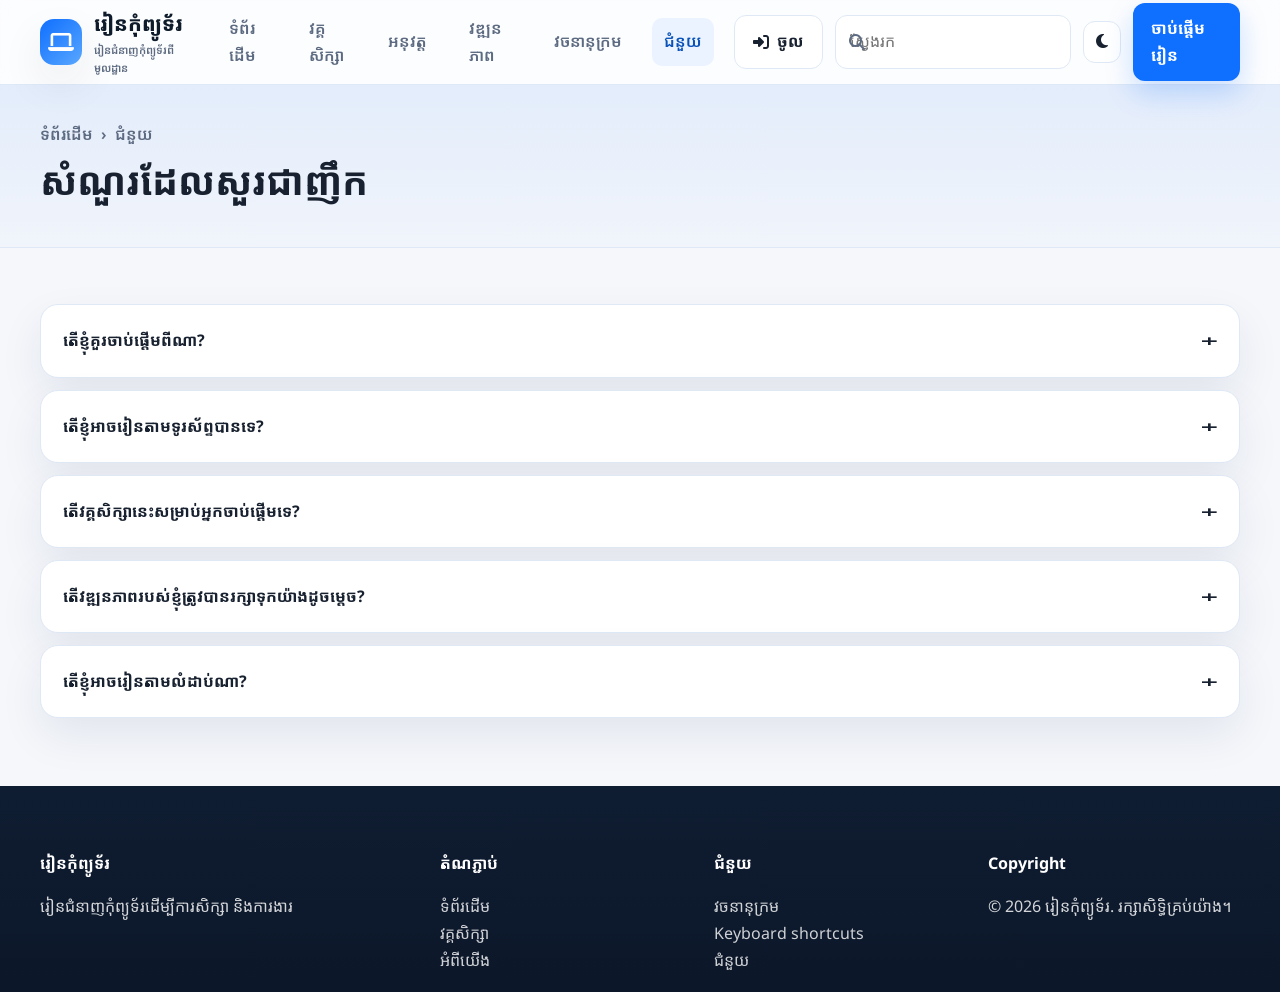
<file: help.html>
<!DOCTYPE html>
<html lang="km">
  <head>
    <meta charset="UTF-8" />
    <meta name="viewport" content="width=device-width, initial-scale=1.0" />
    <title>ជំនួយ | រៀនកុំព្យូទ័រ</title>
    <meta name="description" content="សំណួរដែលសួរជាញឹក, FAQ about learning computer" />
    <link rel="preconnect" href="https://fonts.googleapis.com" />
    <link rel="preconnect" href="https://fonts.gstatic.com" crossorigin />
    <link href="https://fonts.googleapis.com/css2?family=Noto+Sans+Khmer:wght@400;500;600;700;800&display=swap" rel="stylesheet" />
    <link rel="stylesheet" href="https://cdnjs.cloudflare.com/ajax/libs/font-awesome/6.5.0/css/all.min.css" />
    <link rel="stylesheet" href="css/style.css" />
    <link rel="stylesheet" href="css/components.css" />
    <link rel="stylesheet" href="css/responsive.css" />
  </head>
  <body data-page="help">
    <header class="topbar">
      <div class="container navbar">
        <a href="index.html" class="brand" aria-label="រៀនកុំព្យូទ័រ"><span class="brand-mark"><i class="fa-solid fa-laptop"></i></span><span class="brand-text">រៀនកុំព្យូទ័រ<small>រៀនជំនាញកុំព្យូទ័រពីមូលដ្ឋាន</small></span></a>
        <nav class="nav-panel" aria-label="Main navigation">
          <div class="nav-links">
            <a href="index.html" data-nav="home">ទំព័រដើម</a>
            <a href="courses.html" data-nav="courses">វគ្គសិក្សា</a>
            <a href="practice.html" data-nav="practice">អនុវត្ត</a>
            <a href="progress.html" data-nav="progress">វឌ្ឍនភាព</a>
            <a href="glossary.html" data-nav="glossary">វចនានុក្រម</a>
            <a href="help.html" data-nav="help">ជំនួយ</a>
          </div>
        </nav>
        <div class="nav-actions">
          <div class="search-wrap"><i class="fa-solid fa-search"></i><input id="globalSearch" type="text" aria-label="Search" placeholder="ស្វែងរក" /><div id="searchResults" class="search-results"></div></div>
          <button id="themeToggle" class="icon-btn" aria-label="Toggle dark mode"><i class="fa-solid fa-moon"></i></button>
          <button class="mobile-menu-toggle icon-btn hidden" aria-label="Open menu" aria-expanded="false"><i class="fa-solid fa-bars"></i></button>
          <a href="courses.html" class="btn">ចាប់ផ្តើមរៀន</a>
        </div>
      </div>
    </header>

    <main>
      <div class="page-hero">
        <div class="container">
          <div class="breadcrumbs"><a href="index.html">ទំព័រដើម</a> <span>›</span> <span>ជំនួយ</span></div>
          <h1>សំណួរដែលសួរជាញឹក</h1>
        </div>
      </div>

      <section class="section-sm">
        <div class="container">
          <div id="faqList"></div>
        </div>
      </section>
    </main>

    <footer class="footer">
      <div class="container footer-grid">
        <div><h4>រៀនកុំព្យូទ័រ</h4><p>រៀនជំនាញកុំព្យូទ័រដើម្បីការសិក្សា និងការងារ</p></div>
        <div><h4>តំណភ្ជាប់</h4><ul class="list-plain"><li><a href="index.html">ទំព័រដើម</a></li><li><a href="courses.html">វគ្គសិក្សា</a></li><li><a href="about.html">អំពីយើង</a></li></ul></div>
        <div><h4>ជំនួយ</h4><ul class="list-plain"><li><a href="glossary.html">វចនានុក្រម</a></li><li><a href="shortcuts.html">Keyboard shortcuts</a></li><li><a href="help.html">ជំនួយ</a></li></ul></div>
        <div><h4>Copyright</h4><p>© 2026 រៀនកុំព្យូទ័រ. រក្សាសិទ្ធិគ្រប់យ៉ាង។</p></div>
      </div>
    </footer>

    <script src="js/data.js"></script>
    <script src="js/navigation.js"></script>
    <script src="js/app.js"></script>
  </body>
</html>
</file>
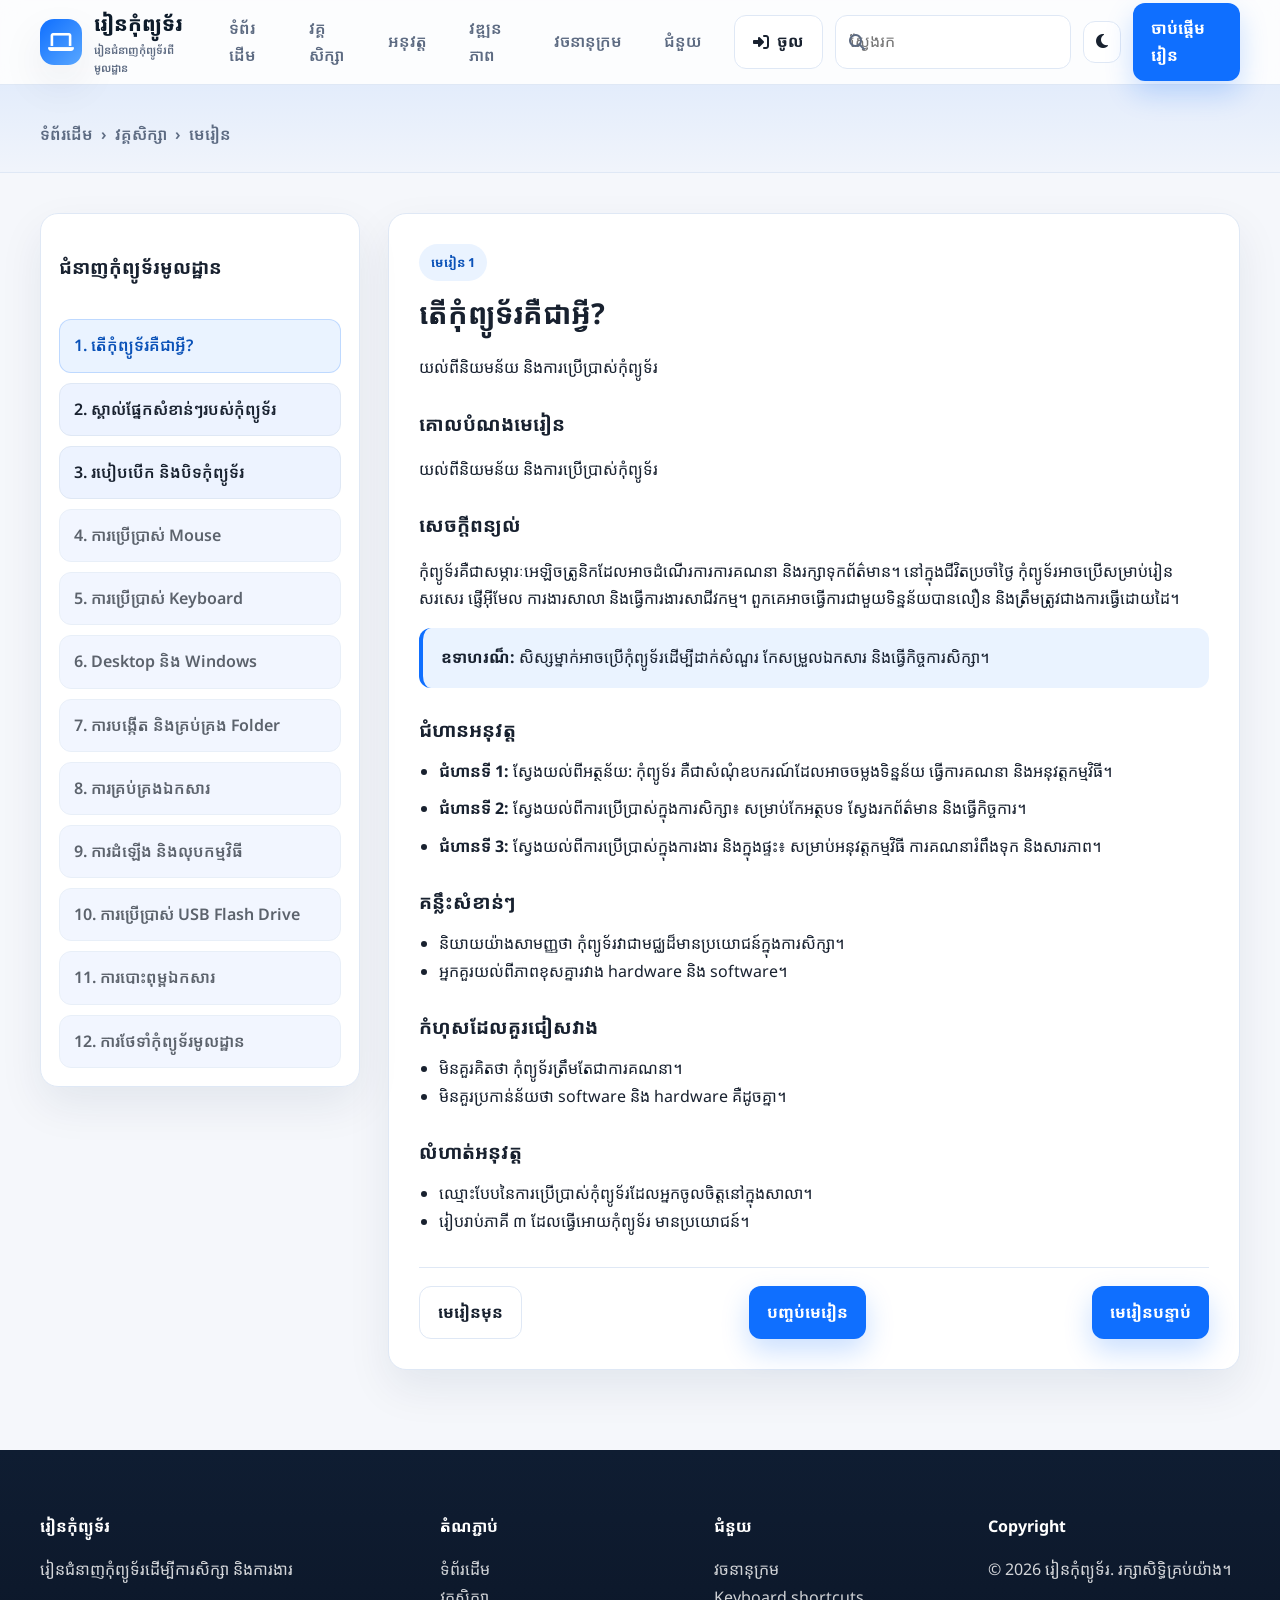
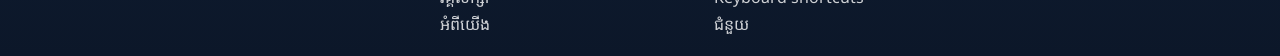
<file: lesson.html>
<!DOCTYPE html>
<html lang="km">
  <head>
    <meta charset="UTF-8" />
    <meta name="viewport" content="width=device-width, initial-scale=1.0" />
    <title>មេរៀន | រៀនកុំព្យូទ័រ</title>
    <link rel="preconnect" href="https://fonts.googleapis.com" />
    <link rel="preconnect" href="https://fonts.gstatic.com" crossorigin />
    <link href="https://fonts.googleapis.com/css2?family=Noto+Sans+Khmer:wght@400;500;600;700;800&display=swap" rel="stylesheet" />
    <link rel="stylesheet" href="https://cdnjs.cloudflare.com/ajax/libs/font-awesome/6.5.0/css/all.min.css" />
    <link rel="stylesheet" href="css/style.css" />
    <link rel="stylesheet" href="css/components.css" />
    <link rel="stylesheet" href="css/responsive.css" />
  </head>
  <body data-page="lesson">
    <header class="topbar">
      <div class="container navbar">
        <a href="index.html" class="brand" aria-label="រៀនកុំព្យូទ័រ"><span class="brand-mark"><i class="fa-solid fa-laptop"></i></span><span class="brand-text">រៀនកុំព្យូទ័រ<small>រៀនជំនាញកុំព្យូទ័រពីមូលដ្ឋាន</small></span></a>
        <nav class="nav-panel" aria-label="Main navigation">
          <div class="nav-links">
            <a href="index.html" data-nav="home">ទំព័រដើម</a>
            <a href="courses.html" data-nav="courses">វគ្គសិក្សា</a>
            <a href="practice.html" data-nav="practice">អនុវត្ត</a>
            <a href="progress.html" data-nav="progress">វឌ្ឍនភាព</a>
            <a href="glossary.html" data-nav="glossary">វចនានុក្រម</a>
            <a href="help.html" data-nav="help">ជំនួយ</a>
          </div>
        </nav>
        <div class="nav-actions">
          <div class="search-wrap"><i class="fa-solid fa-search"></i><input id="globalSearch" type="text" aria-label="Search" placeholder="ស្វែងរក" /><div id="searchResults" class="search-results"></div></div>
          <button id="themeToggle" class="icon-btn" aria-label="Toggle dark mode"><i class="fa-solid fa-moon"></i></button>
          <button class="mobile-menu-toggle icon-btn hidden" aria-label="Open menu" aria-expanded="false"><i class="fa-solid fa-bars"></i></button>
          <a href="courses.html" class="btn">ចាប់ផ្តើមរៀន</a>
        </div>
      </div>
    </header>

    <main>
      <div class="page-hero">
        <div class="container">
          <div class="breadcrumbs"><a href="index.html">ទំព័រដើម</a> <span>›</span> <a href="courses.html">វគ្គសិក្សា</a> <span>›</span> <span>មេរៀន</span></div>
        </div>
      </div>

      <section class="page-shell">
        <div class="container layout-two">
          <aside class="sidebar-panel" id="lessonSidebar"></aside>
          <div class="content-panel">
            <div id="lessonAlert"></div>
            <div id="lessonContent"></div>
          </div>
        </div>
      </section>
    </main>

    <footer class="footer">
      <div class="container footer-grid">
        <div><h4>រៀនកុំព្យូទ័រ</h4><p>រៀនជំនាញកុំព្យូទ័រដើម្បីការសិក្សា និងការងារ</p></div>
        <div><h4>តំណភ្ជាប់</h4><ul class="list-plain"><li><a href="index.html">ទំព័រដើម</a></li><li><a href="courses.html">វគ្គសិក្សា</a></li><li><a href="about.html">អំពីយើង</a></li></ul></div>
        <div><h4>ជំនួយ</h4><ul class="list-plain"><li><a href="glossary.html">វចនានុក្រម</a></li><li><a href="shortcuts.html">Keyboard shortcuts</a></li><li><a href="help.html">ជំនួយ</a></li></ul></div>
        <div><h4>Copyright</h4><p>© 2026 រៀនកុំព្យូទ័រ. រក្សាសិទ្ធិគ្រប់យ៉ាង។</p></div>
      </div>
    </footer>

    <script src="js/data.js"></script>
    <script src="js/navigation.js"></script>
    <script src="js/app.js"></script>
  </body>
</html>
</file>
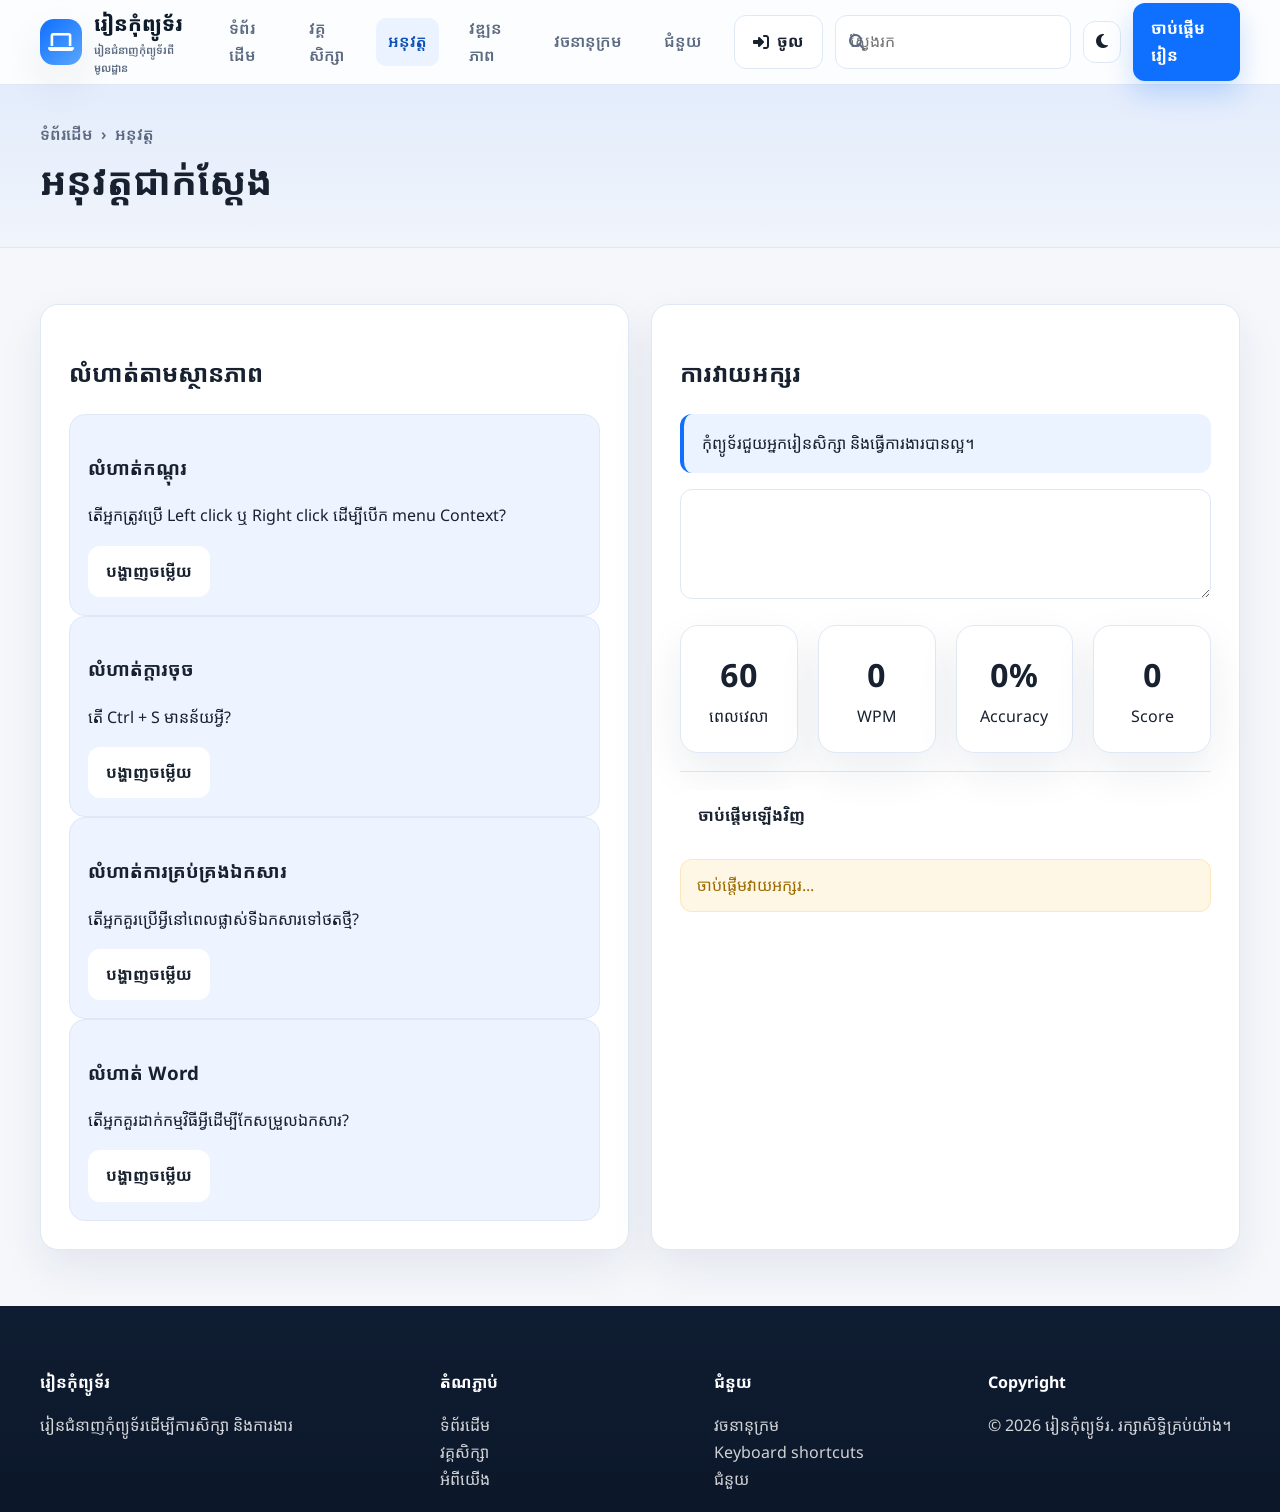
<file: practice.html>
<!DOCTYPE html>
<html lang="km">
  <head>
    <meta charset="UTF-8" />
    <meta name="viewport" content="width=device-width, initial-scale=1.0" />
    <title>អនុវត្ត | រៀនកុំព្យូទ័រ</title>
    <meta name="description" content="អនុវត្ត Mouse Keyboard File management Word Excel PowerPoint" />
    <link rel="preconnect" href="https://fonts.googleapis.com" />
    <link rel="preconnect" href="https://fonts.gstatic.com" crossorigin />
    <link href="https://fonts.googleapis.com/css2?family=Noto+Sans+Khmer:wght@400;500;600;700;800&display=swap" rel="stylesheet" />
    <link rel="stylesheet" href="https://cdnjs.cloudflare.com/ajax/libs/font-awesome/6.5.0/css/all.min.css" />
    <link rel="stylesheet" href="css/style.css" />
    <link rel="stylesheet" href="css/components.css" />
    <link rel="stylesheet" href="css/responsive.css" />
  </head>
  <body data-page="practice">
    <header class="topbar">
      <div class="container navbar">
        <a href="index.html" class="brand" aria-label="រៀនកុំព្យូទ័រ"><span class="brand-mark"><i class="fa-solid fa-laptop"></i></span><span class="brand-text">រៀនកុំព្យូទ័រ<small>រៀនជំនាញកុំព្យូទ័រពីមូលដ្ឋាន</small></span></a>
        <nav class="nav-panel" aria-label="Main navigation">
          <div class="nav-links">
            <a href="index.html" data-nav="home">ទំព័រដើម</a>
            <a href="courses.html" data-nav="courses">វគ្គសិក្សា</a>
            <a href="practice.html" data-nav="practice">អនុវត្ត</a>
            <a href="progress.html" data-nav="progress">វឌ្ឍនភាព</a>
            <a href="glossary.html" data-nav="glossary">វចនានុក្រម</a>
            <a href="help.html" data-nav="help">ជំនួយ</a>
          </div>
        </nav>
        <div class="nav-actions">
          <div class="search-wrap"><i class="fa-solid fa-search"></i><input id="globalSearch" type="text" aria-label="Search" placeholder="ស្វែងរក" /><div id="searchResults" class="search-results"></div></div>
          <button id="themeToggle" class="icon-btn" aria-label="Toggle dark mode"><i class="fa-solid fa-moon"></i></button>
          <button class="mobile-menu-toggle icon-btn hidden" aria-label="Open menu" aria-expanded="false"><i class="fa-solid fa-bars"></i></button>
          <a href="courses.html" class="btn">ចាប់ផ្តើមរៀន</a>
        </div>
      </div>
    </header>

    <main>
      <div class="page-hero">
        <div class="container">
          <div class="breadcrumbs"><a href="index.html">ទំព័រដើម</a> <span>›</span> <span>អនុវត្ត</span></div>
          <h1>អនុវត្តជាក់ស្តែង</h1>
        </div>
      </div>

      <section class="section-sm">
        <div class="container practice-grid">
          <div class="practice-panel">
            <h2>លំហាត់តាមស្ថានភាព</h2>
            <div id="practiceTasks"></div>
            <div id="practiceFeedback"></div>
          </div>

          <div class="practice-panel" id="typingChallenge">
            <h2>ការ​វាយអក្សរ</h2>
            <p id="typingSample" class="callout"></p>
            <textarea id="typingInput" aria-label="Typing input"></textarea>
            <div class="progress-overview" style="margin-top:18px;">
              <div class="progress-card"><strong id="typingTimer">60</strong><span>ពេលវេលា</span></div>
              <div class="progress-card"><strong id="typingWpm">0</strong><span>WPM</span></div>
              <div class="progress-card"><strong id="typingAccuracy">0%</strong><span>Accuracy</span></div>
              <div class="progress-card"><strong id="typingScore">0</strong><span>Score</span></div>
            </div>
            <div class="lesson-actions" style="margin-top:18px;">
              <button type="button" class="btn btn-secondary" id="typingReset">ចាប់ផ្តើមឡើងវិញ</button>
            </div>
            <p id="typingResult" class="alert alert-warning" style="margin-top:18px;">ចាប់ផ្តើមវាយអក្សរ...</p>
          </div>
        </div>
      </section>
    </main>

    <footer class="footer">
      <div class="container footer-grid">
        <div><h4>រៀនកុំព្យូទ័រ</h4><p>រៀនជំនាញកុំព្យូទ័រដើម្បីការសិក្សា និងការងារ</p></div>
        <div><h4>តំណភ្ជាប់</h4><ul class="list-plain"><li><a href="index.html">ទំព័រដើម</a></li><li><a href="courses.html">វគ្គសិក្សា</a></li><li><a href="about.html">អំពីយើង</a></li></ul></div>
        <div><h4>ជំនួយ</h4><ul class="list-plain"><li><a href="glossary.html">វចនានុក្រម</a></li><li><a href="shortcuts.html">Keyboard shortcuts</a></li><li><a href="help.html">ជំនួយ</a></li></ul></div>
        <div><h4>Copyright</h4><p>© 2026 រៀនកុំព្យូទ័រ. រក្សាសិទ្ធិគ្រប់យ៉ាង។</p></div>
      </div>
    </footer>

    <script src="js/data.js"></script>
    <script src="js/navigation.js"></script>
    <script src="js/practice.js"></script>
    <script src="js/typing.js"></script>
  </body>
</html>
</file>
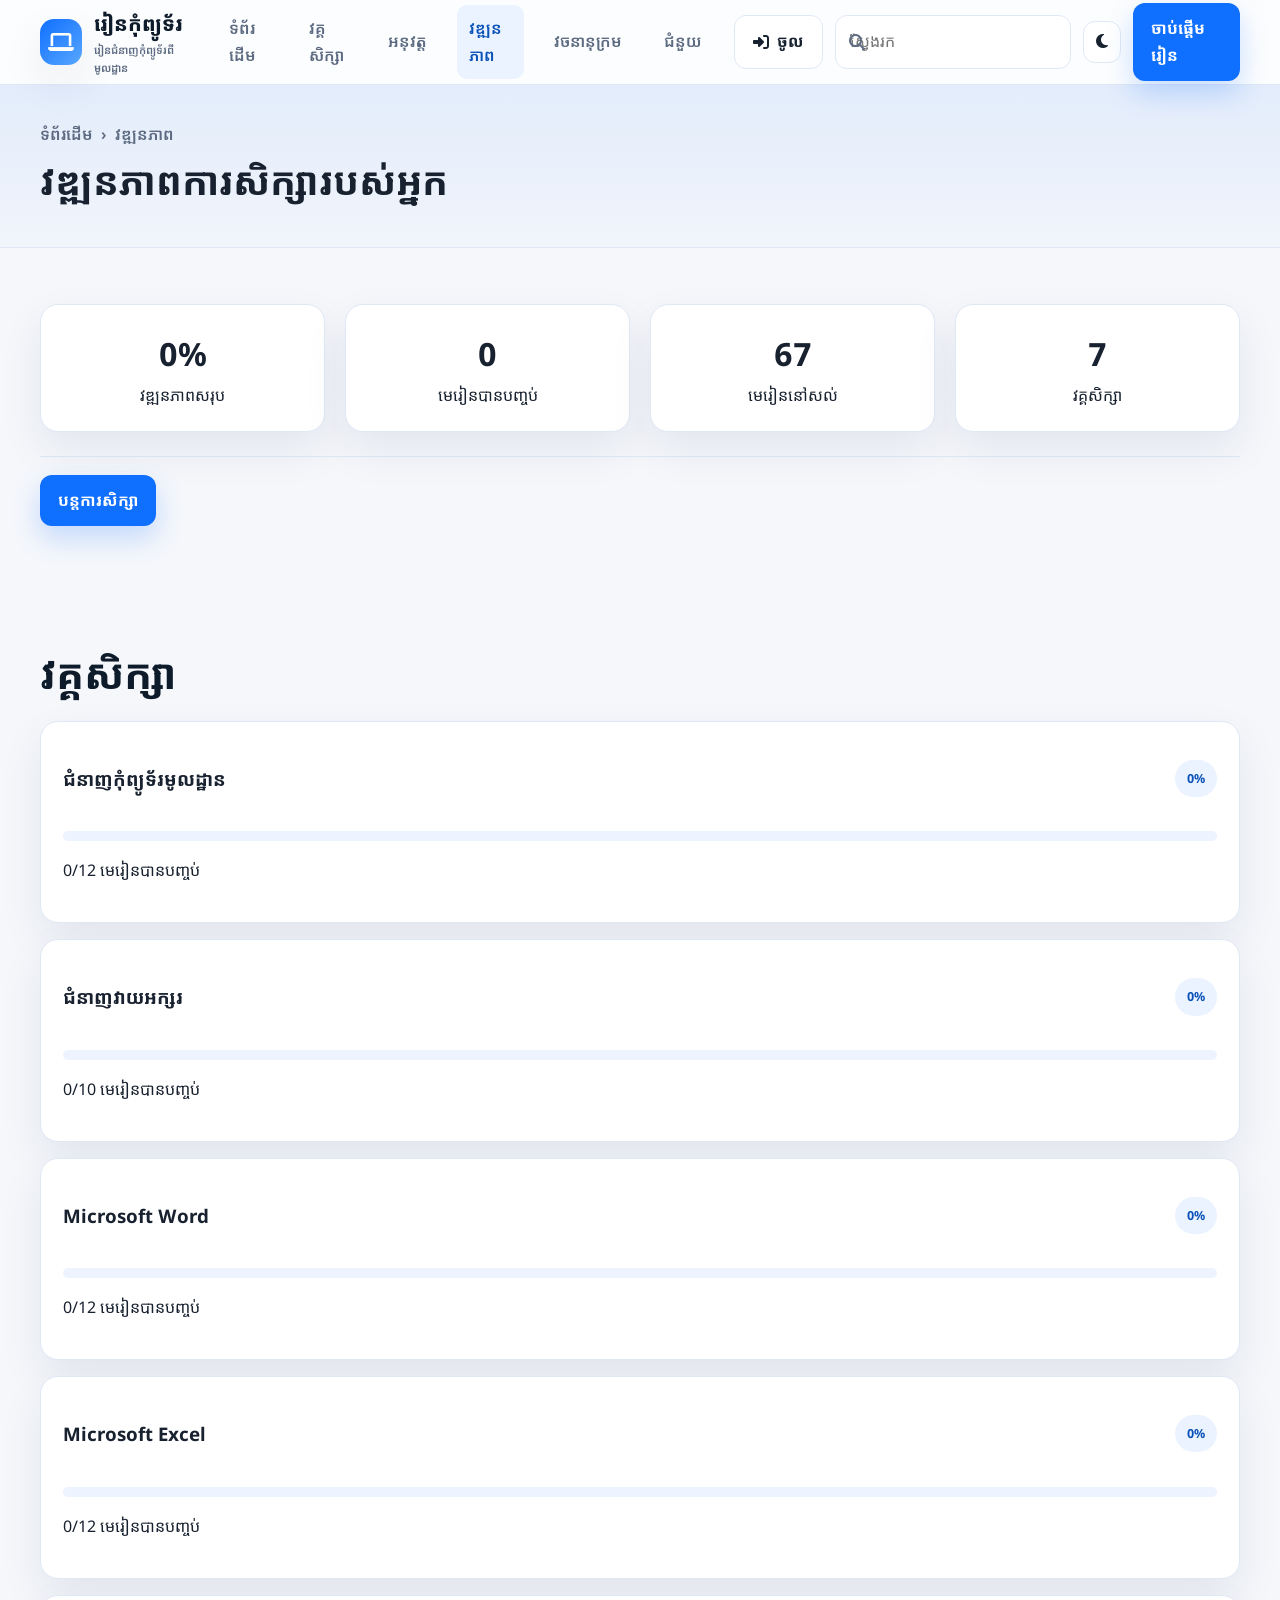
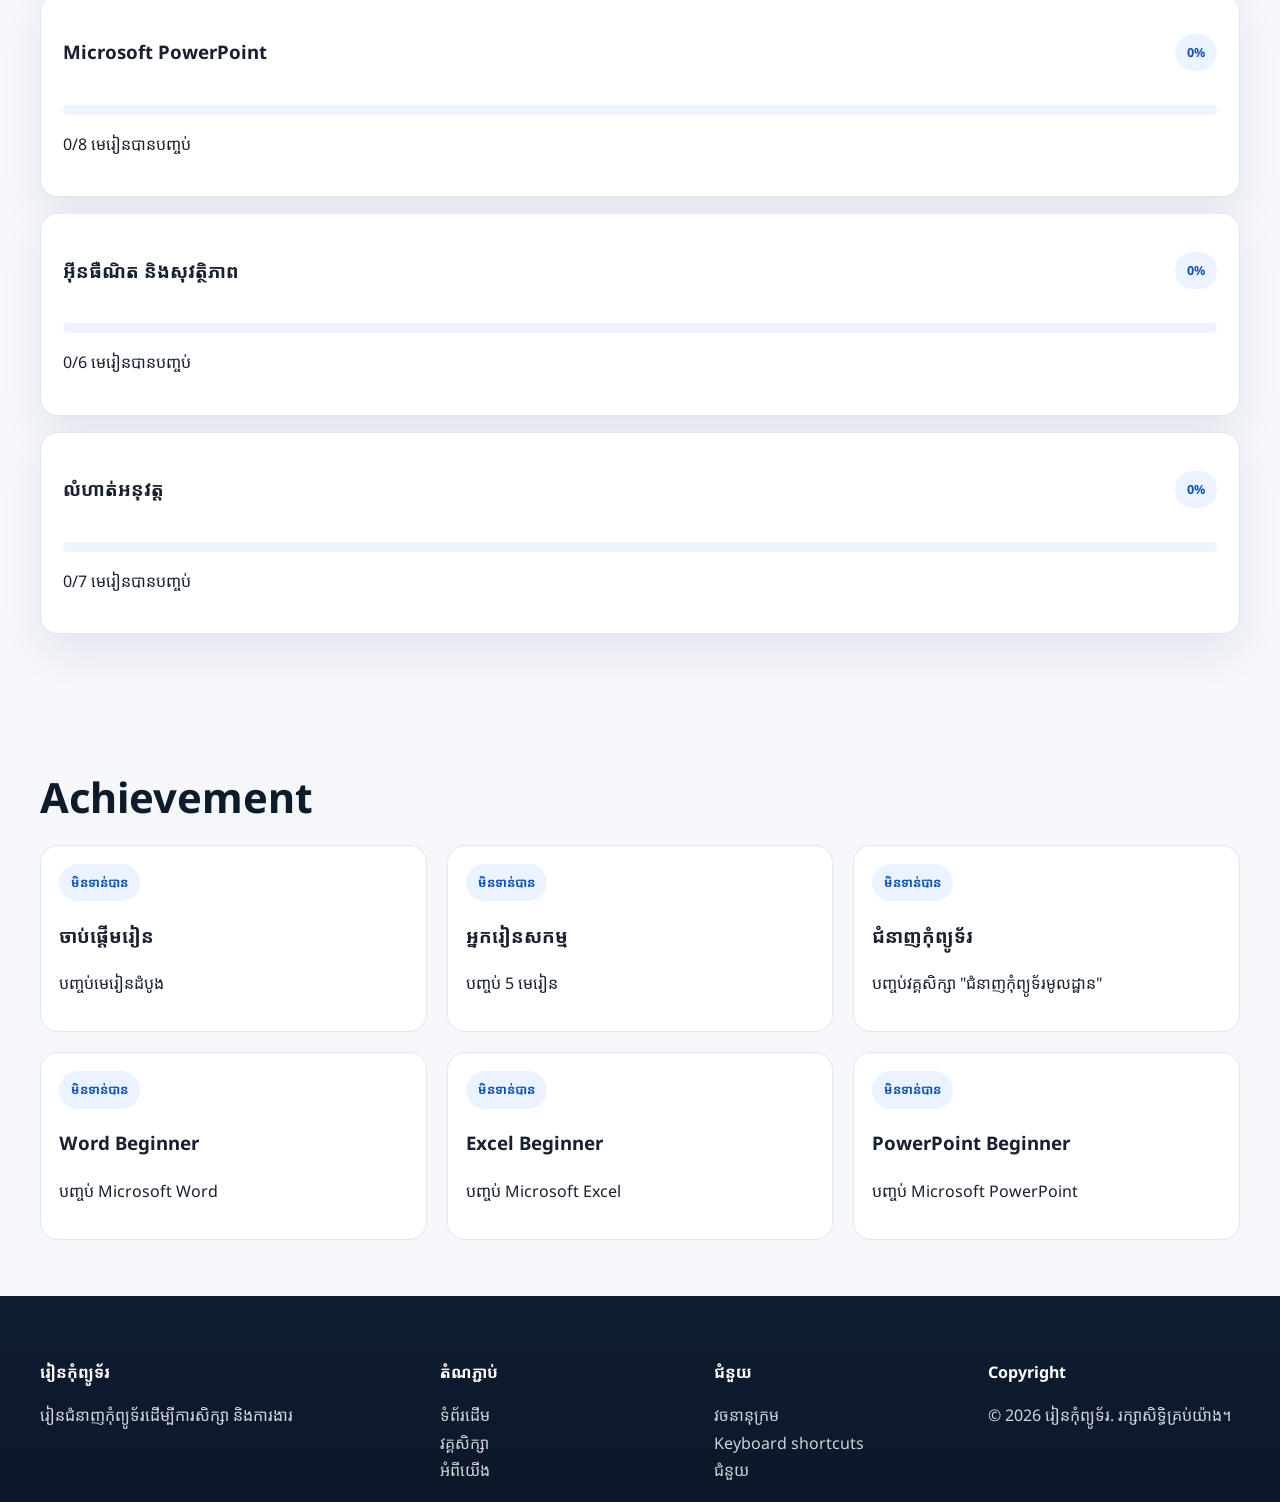
<file: progress.html>
<!DOCTYPE html>
<html lang="km">
  <head>
    <meta charset="UTF-8" />
    <meta name="viewport" content="width=device-width, initial-scale=1.0" />
    <title>វឌ្ឍនភាព | រៀនកុំព្យូទ័រ</title>
    <meta name="description" content="វឌ្ឍនភាពការសិក្សា និង achievement" />
    <link rel="preconnect" href="https://fonts.googleapis.com" />
    <link rel="preconnect" href="https://fonts.gstatic.com" crossorigin />
    <link href="https://fonts.googleapis.com/css2?family=Noto+Sans+Khmer:wght@400;500;600;700;800&display=swap" rel="stylesheet" />
    <link rel="stylesheet" href="https://cdnjs.cloudflare.com/ajax/libs/font-awesome/6.5.0/css/all.min.css" />
    <link rel="stylesheet" href="css/style.css" />
    <link rel="stylesheet" href="css/components.css" />
    <link rel="stylesheet" href="css/responsive.css" />
  </head>
  <body data-page="progress">
    <header class="topbar">
      <div class="container navbar">
        <a href="index.html" class="brand" aria-label="រៀនកុំព្យូទ័រ"><span class="brand-mark"><i class="fa-solid fa-laptop"></i></span><span class="brand-text">រៀនកុំព្យូទ័រ<small>រៀនជំនាញកុំព្យូទ័រពីមូលដ្ឋាន</small></span></a>
        <nav class="nav-panel" aria-label="Main navigation">
          <div class="nav-links">
            <a href="index.html" data-nav="home">ទំព័រដើម</a>
            <a href="courses.html" data-nav="courses">វគ្គសិក្សា</a>
            <a href="practice.html" data-nav="practice">អនុវត្ត</a>
            <a href="progress.html" data-nav="progress">វឌ្ឍនភាព</a>
            <a href="glossary.html" data-nav="glossary">វចនានុក្រម</a>
            <a href="help.html" data-nav="help">ជំនួយ</a>
          </div>
        </nav>
        <div class="nav-actions">
          <div class="search-wrap"><i class="fa-solid fa-search"></i><input id="globalSearch" type="text" aria-label="Search" placeholder="ស្វែងរក" /><div id="searchResults" class="search-results"></div></div>
          <button id="themeToggle" class="icon-btn" aria-label="Toggle dark mode"><i class="fa-solid fa-moon"></i></button>
          <button class="mobile-menu-toggle icon-btn hidden" aria-label="Open menu" aria-expanded="false"><i class="fa-solid fa-bars"></i></button>
          <a href="courses.html" class="btn">ចាប់ផ្តើមរៀន</a>
        </div>
      </div>
    </header>

    <main>
      <div class="page-hero">
        <div class="container">
          <div class="breadcrumbs"><a href="index.html">ទំព័រដើម</a> <span>›</span> <span>វឌ្ឍនភាព</span></div>
          <h1>វឌ្ឍនភាពការសិក្សារបស់អ្នក</h1>
        </div>
      </div>

      <section class="section-sm">
        <div class="container">
          <div id="progressStats" class="progress-overview"></div>
          <div class="lesson-actions" style="margin-top:24px;">
            <a id="continueLearning" href="courses.html" class="btn">បន្តការសិក្សា</a>
          </div>
        </div>
      </section>

      <section class="section-sm">
        <div class="container">
          <h2 class="section-title">វគ្គសិក្សា</h2>
          <div id="courseProgressList"></div>
        </div>
      </section>

      <section class="section-sm">
        <div class="container">
          <h2 class="section-title">Achievement</h2>
          <div id="achievementList" class="achievement-grid"></div>
        </div>
      </section>
    </main>

    <footer class="footer">
      <div class="container footer-grid">
        <div><h4>រៀនកុំព្យូទ័រ</h4><p>រៀនជំនាញកុំព្យូទ័រដើម្បីការសិក្សា និងការងារ</p></div>
        <div><h4>តំណភ្ជាប់</h4><ul class="list-plain"><li><a href="index.html">ទំព័រដើម</a></li><li><a href="courses.html">វគ្គសិក្សា</a></li><li><a href="about.html">អំពីយើង</a></li></ul></div>
        <div><h4>ជំនួយ</h4><ul class="list-plain"><li><a href="glossary.html">វចនានុក្រម</a></li><li><a href="shortcuts.html">Keyboard shortcuts</a></li><li><a href="help.html">ជំនួយ</a></li></ul></div>
        <div><h4>Copyright</h4><p>© 2026 រៀនកុំព្យូទ័រ. រក្សាសិទ្ធិគ្រប់យ៉ាង។</p></div>
      </div>
    </footer>

    <script src="js/data.js"></script>
    <script src="js/navigation.js"></script>
    <script src="js/progress.js"></script>
  </body>
</html>
</file>
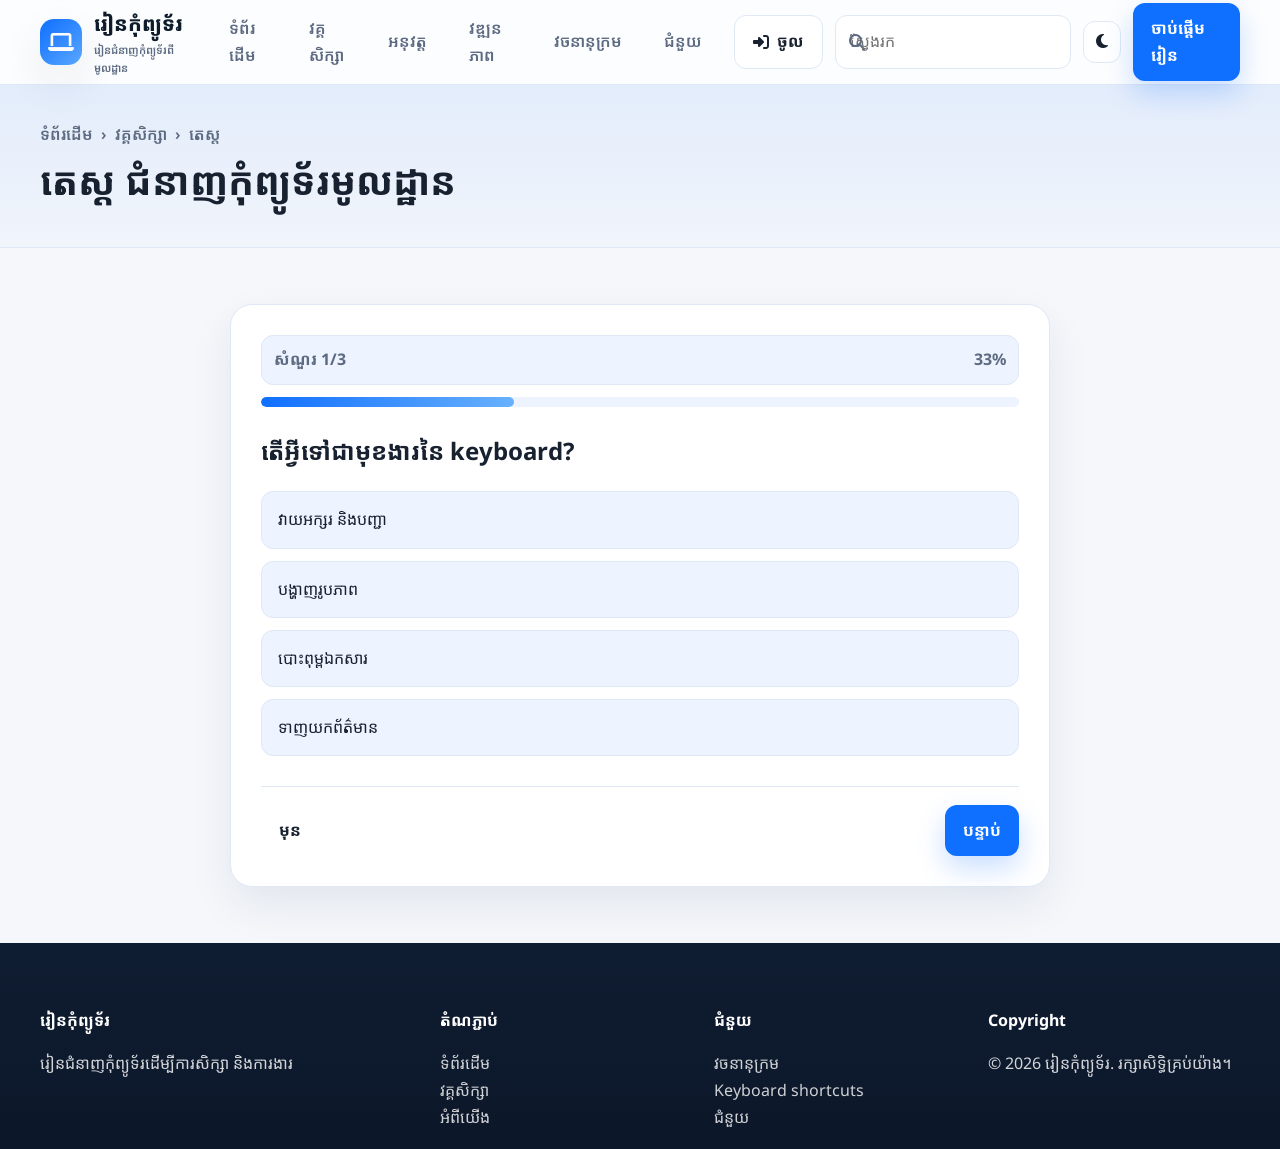
<file: quiz.html>
<!DOCTYPE html>
<html lang="km">
  <head>
    <meta charset="UTF-8" />
    <meta name="viewport" content="width=device-width, initial-scale=1.0" />
    <title>តេស្ត | រៀនកុំព្យូទ័រ</title>
    <meta name="description" content="តេស្ត និងសំណួរ វគ្គសិក្សាប្រកបដោយ Khmer" />
    <link rel="preconnect" href="https://fonts.googleapis.com" />
    <link rel="preconnect" href="https://fonts.gstatic.com" crossorigin />
    <link href="https://fonts.googleapis.com/css2?family=Noto+Sans+Khmer:wght@400;500;600;700;800&display=swap" rel="stylesheet" />
    <link rel="stylesheet" href="https://cdnjs.cloudflare.com/ajax/libs/font-awesome/6.5.0/css/all.min.css" />
    <link rel="stylesheet" href="css/style.css" />
    <link rel="stylesheet" href="css/components.css" />
    <link rel="stylesheet" href="css/responsive.css" />
  </head>
  <body data-page="quiz">
    <header class="topbar">
      <div class="container navbar">
        <a href="index.html" class="brand" aria-label="រៀនកុំព្យូទ័រ"><span class="brand-mark"><i class="fa-solid fa-laptop"></i></span><span class="brand-text">រៀនកុំព្យូទ័រ<small>រៀនជំនាញកុំព្យូទ័រពីមូលដ្ឋាន</small></span></a>
        <nav class="nav-panel" aria-label="Main navigation">
          <div class="nav-links">
            <a href="index.html" data-nav="home">ទំព័រដើម</a>
            <a href="courses.html" data-nav="courses">វគ្គសិក្សា</a>
            <a href="practice.html" data-nav="practice">អនុវត្ត</a>
            <a href="progress.html" data-nav="progress">វឌ្ឍនភាព</a>
            <a href="glossary.html" data-nav="glossary">វចនានុក្រម</a>
            <a href="help.html" data-nav="help">ជំនួយ</a>
          </div>
        </nav>
        <div class="nav-actions">
          <div class="search-wrap"><i class="fa-solid fa-search"></i><input id="globalSearch" type="text" aria-label="Search" placeholder="ស្វែងរក" /><div id="searchResults" class="search-results"></div></div>
          <button id="themeToggle" class="icon-btn" aria-label="Toggle dark mode"><i class="fa-solid fa-moon"></i></button>
          <button class="mobile-menu-toggle icon-btn hidden" aria-label="Open menu" aria-expanded="false"><i class="fa-solid fa-bars"></i></button>
          <a href="courses.html" class="btn">ចាប់ផ្តើមរៀន</a>
        </div>
      </div>
    </header>

    <main>
      <div class="page-hero">
        <div class="container">
          <div class="breadcrumbs"><a href="index.html">ទំព័រដើម</a> <span>›</span> <a href="courses.html">វគ្គសិក្សា</a> <span>›</span> <span>តេស្ត</span></div>
          <div id="quizHeader"></div>
        </div>
      </div>

      <section class="section-sm">
        <div class="container">
          <div class="quiz-card">
            <div id="quizAlert"></div>
            <div id="quizPanel"></div>
          </div>
        </div>
      </section>
    </main>

    <footer class="footer">
      <div class="container footer-grid">
        <div><h4>រៀនកុំព្យូទ័រ</h4><p>រៀនជំនាញកុំព្យូទ័រដើម្បីការសិក្សា និងការងារ</p></div>
        <div><h4>តំណភ្ជាប់</h4><ul class="list-plain"><li><a href="index.html">ទំព័រដើម</a></li><li><a href="courses.html">វគ្គសិក្សា</a></li><li><a href="about.html">អំពីយើង</a></li></ul></div>
        <div><h4>ជំនួយ</h4><ul class="list-plain"><li><a href="glossary.html">វចនានុក្រម</a></li><li><a href="shortcuts.html">Keyboard shortcuts</a></li><li><a href="help.html">ជំនួយ</a></li></ul></div>
        <div><h4>Copyright</h4><p>© 2026 រៀនកុំព្យូទ័រ. រក្សាសិទ្ធិគ្រប់យ៉ាង។</p></div>
      </div>
    </footer>

    <script src="js/data.js"></script>
    <script src="js/navigation.js"></script>
    <script src="js/quizzes.js"></script>
  </body>
</html>
</file>
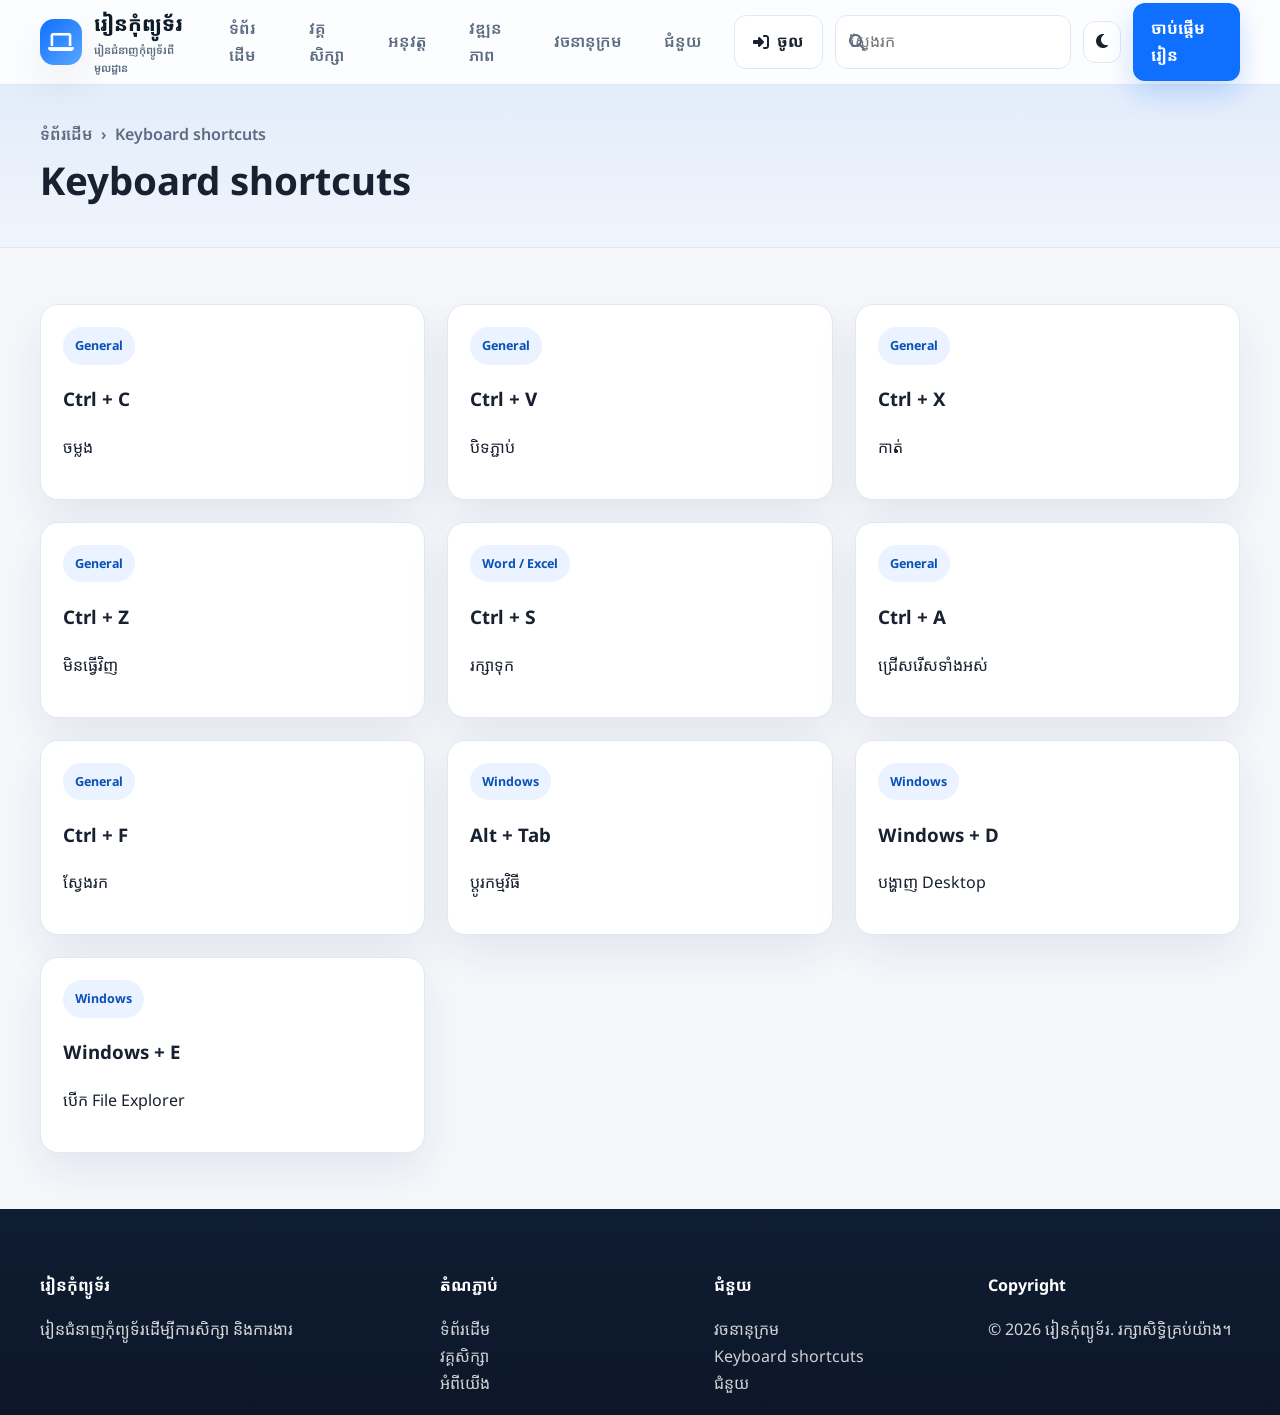
<file: shortcuts.html>
<!DOCTYPE html>
<html lang="km">
  <head>
    <meta charset="UTF-8" />
    <meta name="viewport" content="width=device-width, initial-scale=1.0" />
    <title>Keyboard Shortcuts | រៀនកុំព្យូទ័រ</title>
    <meta name="description" content="Keyboard shortcuts and helpful computer commands" />
    <link rel="preconnect" href="https://fonts.googleapis.com" />
    <link rel="preconnect" href="https://fonts.gstatic.com" crossorigin />
    <link href="https://fonts.googleapis.com/css2?family=Noto+Sans+Khmer:wght@400;500;600;700;800&display=swap" rel="stylesheet" />
    <link rel="stylesheet" href="https://cdnjs.cloudflare.com/ajax/libs/font-awesome/6.5.0/css/all.min.css" />
    <link rel="stylesheet" href="css/style.css" />
    <link rel="stylesheet" href="css/components.css" />
    <link rel="stylesheet" href="css/responsive.css" />
  </head>
  <body data-page="shortcuts">
    <header class="topbar">
      <div class="container navbar">
        <a href="index.html" class="brand" aria-label="រៀនកុំព្យូទ័រ"><span class="brand-mark"><i class="fa-solid fa-laptop"></i></span><span class="brand-text">រៀនកុំព្យូទ័រ<small>រៀនជំនាញកុំព្យូទ័រពីមូលដ្ឋាន</small></span></a>
        <nav class="nav-panel" aria-label="Main navigation">
          <div class="nav-links">
            <a href="index.html" data-nav="home">ទំព័រដើម</a>
            <a href="courses.html" data-nav="courses">វគ្គសិក្សា</a>
            <a href="practice.html" data-nav="practice">អនុវត្ត</a>
            <a href="progress.html" data-nav="progress">វឌ្ឍនភាព</a>
            <a href="glossary.html" data-nav="glossary">វចនានុក្រម</a>
            <a href="help.html" data-nav="help">ជំនួយ</a>
          </div>
        </nav>
        <div class="nav-actions">
          <div class="search-wrap"><i class="fa-solid fa-search"></i><input id="globalSearch" type="text" aria-label="Search" placeholder="ស្វែងរក" /><div id="searchResults" class="search-results"></div></div>
          <button id="themeToggle" class="icon-btn" aria-label="Toggle dark mode"><i class="fa-solid fa-moon"></i></button>
          <button class="mobile-menu-toggle icon-btn hidden" aria-label="Open menu" aria-expanded="false"><i class="fa-solid fa-bars"></i></button>
          <a href="courses.html" class="btn">ចាប់ផ្តើមរៀន</a>
        </div>
      </div>
    </header>

    <main>
      <div class="page-hero">
        <div class="container">
          <div class="breadcrumbs"><a href="index.html">ទំព័រដើម</a> <span>›</span> <span>Keyboard shortcuts</span></div>
          <h1>Keyboard shortcuts</h1>
        </div>
      </div>

      <section class="section-sm">
        <div class="container">
          <div id="shortcutGrid" class="course-grid"></div>
        </div>
      </section>
    </main>

    <footer class="footer">
      <div class="container footer-grid">
        <div><h4>រៀនកុំព្យូទ័រ</h4><p>រៀនជំនាញកុំព្យូទ័រដើម្បីការសិក្សា និងការងារ</p></div>
        <div><h4>តំណភ្ជាប់</h4><ul class="list-plain"><li><a href="index.html">ទំព័រដើម</a></li><li><a href="courses.html">វគ្គសិក្សា</a></li><li><a href="about.html">អំពីយើង</a></li></ul></div>
        <div><h4>ជំនួយ</h4><ul class="list-plain"><li><a href="glossary.html">វចនានុក្រម</a></li><li><a href="shortcuts.html">Keyboard shortcuts</a></li><li><a href="help.html">ជំនួយ</a></li></ul></div>
        <div><h4>Copyright</h4><p>© 2026 រៀនកុំព្យូទ័រ. រក្សាសិទ្ធិគ្រប់យ៉ាង។</p></div>
      </div>
    </footer>

    <script src="js/data.js"></script>
    <script src="js/navigation.js"></script>
    <script src="js/app.js"></script>
  </body>
</html>
</file>
<file: css/style.css>
:root {
  --primary: #0f6fff;
  --primary-dark: #0b52b8;
  --primary-soft: #eaf3ff;
  --secondary: #0d1b2a;
  --bg: #f5f7fb;
  --surface: #ffffff;
  --surface-alt: #edf3ff;
  --text: #18212f;
  --muted: #5d6b82;
  --border: #dfe8f5;
  --success: #1f9d6a;
  --success-soft: #eafaf3;
  --warning: #f3a723;
  --warning-soft: #fff7e5;
  --danger: #dc4d4d;
  --danger-soft: #fdecec;
  --shadow: 0 18px 44px rgba(15, 38, 80, 0.08);
  --radius: 18px;
  --radius-sm: 12px;
  --header-h: 84px;
}

body.dark-mode {
  --bg: #0f172a;
  --surface: #111b2c;
  --surface-alt: #172338;
  --text: #e5edf7;
  --muted: #9fb3c8;
  --border: #23334d;
  --primary-soft: rgba(79, 140, 255, 0.18);
  --success-soft: rgba(31, 157, 106, 0.12);
  --warning-soft: rgba(243, 167, 35, 0.12);
  --danger-soft: rgba(220, 77, 77, 0.12);
  --shadow: 0 20px 50px rgba(2, 8, 18, 0.45);
}

* { box-sizing: border-box; }
html { scroll-behavior: smooth; }
body {
  margin: 0;
  font-family: "Noto Sans Khmer", "Segoe UI", sans-serif;
  color: var(--text);
  background: var(--bg);
  line-height: 1.7;
}

a { color: inherit; text-decoration: none; }
img { max-width: 100%; display: block; }
button, input, select, textarea { font: inherit; }
.container { width: min(1200px, calc(100% - 32px)); margin: 0 auto; }
.section { padding: 92px 0; }
.section-sm { padding: 56px 0; }
.section-title {
  font-size: clamp(1.8rem, 2vw + 1rem, 3rem);
  margin: 0 0 12px;
  color: var(--secondary);
}
.section-subtitle {
  margin: 0 auto 32px;
  max-width: 720px;
  color: var(--muted);
  text-align: center;
  font-size: 1.02rem;
}

.topbar { background: rgba(255,255,255,0.7); backdrop-filter: blur(10px); border-bottom: 1px solid var(--border); position: sticky; top: 0; z-index: 100; }
body.dark-mode .topbar { background: rgba(17,27,44,0.8); }
.navbar {
  min-height: var(--header-h); display: flex; align-items: center; justify-content: space-between; gap: 20px;
}
.brand {
  display: inline-flex; align-items: center; gap: 12px; font-weight: 800; font-size: 1.25rem; color: var(--secondary);
}
.brand-mark {
  width: 46px; height: 46px; border-radius: 14px; background: linear-gradient(135deg, var(--primary), #59a7ff);
  display: grid; place-items: center; color: white; font-size: 1.3rem; box-shadow: var(--shadow);
}
.brand-text small { display: block; font-size: .68rem; color: var(--muted); font-weight: 600; }
.nav-links { display: flex; align-items: center; gap: 18px; }
.nav-links a {
  color: var(--muted); font-weight: 600; padding: 10px 12px; border-radius: 10px; transition: 0.2s ease;
}
.nav-links a:hover, .nav-links a.active { background: var(--primary-soft); color: var(--primary-dark); }
.nav-actions { display: flex; align-items: center; gap: 12px; }
.search-wrap { position: relative; }
.search-wrap input {
  width: min(280px, 42vw); background: var(--surface); border: 1px solid var(--border); border-radius: 12px; padding: 12px 14px 12px 42px;
  color: var(--text); outline: none;
}
.search-wrap .fa-search { position: absolute; left: 14px; top: 50%; transform: translateY(-50%); color: var(--muted); }
.search-results {
  position: absolute; top: calc(100% + 8px); right: 0; width: min(360px, 60vw); background: var(--surface); border: 1px solid var(--border); border-radius: 14px; box-shadow: var(--shadow); padding: 8px; display: none; z-index: 60;
}
.search-results.visible { display: block; }
.search-results a { display: block; padding: 10px 12px; border-radius: 10px; color: var(--text); }
.search-results a:hover { background: var(--primary-soft); }

.btn {
  display: inline-flex; align-items: center; justify-content: center; gap: 8px; border: 0; background: var(--primary); color: white; padding: 12px 18px; border-radius: 12px; font-weight: 700; cursor: pointer; transition: 0.2s ease; box-shadow: 0 12px 28px rgba(15, 111, 255, 0.22);
}
.btn:hover { transform: translateY(-1px); }
.btn-secondary { background: var(--surface); color: var(--text); border: 1px solid var(--border); box-shadow: none; }
.btn-success { background: var(--success); box-shadow: none; }
.btn-warning { background: var(--warning); color: #1e1a17; box-shadow: none; }
.btn-outline { background: transparent; border: 1px solid var(--border); color: var(--text); box-shadow: none; }
.icon-btn {
  width: 42px; height: 42px; border-radius: 12px; border: 1px solid var(--border); background: var(--surface); cursor: pointer; color: var(--text);
}

.hero {
  background: linear-gradient(135deg, #f4f9ff 0%, #edf3ff 48%, #f9fbff 100%); padding: 72px 0 40px; position: relative; overflow: hidden;
}
body.dark-mode .hero { background: linear-gradient(135deg, #0d172a 0%, #101d33 42%, #11213d 100%); }
.hero::before, .hero::after { content: ""; position: absolute; border-radius: 50%; background: rgba(79, 140, 255, 0.08); }
.hero::before { width: 420px; height: 420px; right: -80px; top: -100px; }
.hero::after { width: 300px; height: 300px; left: -60px; bottom: -100px; }
.hero-grid { display: grid; grid-template-columns: 1.1fr 0.9fr; gap: 30px; align-items: center; position: relative; z-index: 1; }
.kicker { display: inline-block; padding: 8px 12px; background: var(--primary-soft); color: var(--primary-dark); border-radius: 999px; font-weight: 700; margin-bottom: 22px; }
.hero h1 { font-size: clamp(2.4rem, 3.3vw, 4.3rem); margin: 0 0 22px; line-height: 1.15; }
.hero p { font-size: 1.08rem; color: var(--muted); max-width: 640px; }
.hero-actions { display: flex; flex-wrap: wrap; gap: 16px; margin-top: 28px; }
.hero-card {
  background: rgba(255,255,255,0.42); border: 1px solid var(--border); border-radius: 24px; padding: 24px; backdrop-filter: blur(10px); box-shadow: var(--shadow);
}
body.dark-mode .hero-card { background: rgba(17,27,44,0.7); }
.hero-visual {
  position: relative; padding: 26px; min-height: 460px; display: flex; align-items: center; justify-content: center;
}
.hero-image {
  width: min(100%, 560px);
  height: auto;
  border-radius: 28px;
  box-shadow: var(--shadow);
}
.illustration {
  width: min(100%, 480px); min-height: 340px; background: linear-gradient(180deg, #f1f7ff 0%, #dfeeff 100%); border-radius: 28px; position: relative; border: 1px solid rgba(15,111,255,0.1); box-shadow: var(--shadow); overflow: hidden;
}
body.dark-mode .illustration { background: linear-gradient(180deg, #111f35 0%, #0f1a2f 100%); }
.monitor { position: absolute; left: 50%; top: 24%; transform: translateX(-50%); width: 70%; height: 54%; border-radius: 16px; background: linear-gradient(180deg, #101523, #213454); border: 8px solid #dfe8f5; box-shadow: 0 12px 28px rgba(15, 38, 80, 0.18); }
body.dark-mode .monitor { border-color: #2e425d; }
.monitor::before { content: ""; position: absolute; inset: 12px; border-radius: 8px; background: linear-gradient(135deg, #f0f5ff, #dfeeff); }
.monitor::after { content: "Word Excel PowerPoint"; position: absolute; inset: 18px 24px auto 24px; display: flex; align-items: center; justify-content: center; font-weight: 700; color: var(--primary-dark);}
.stand { position: absolute; left: 50%; bottom: 18%; transform: translateX(-50%); width: 12%; height: 18%; background: linear-gradient(180deg, #e3ebf8, #c7d8ef); border-radius: 10px; }
.base { position: absolute; left: 50%; bottom: 10%; transform: translateX(-50%); width: 36%; height: 14%; background: #bccfe8; border-radius: 18px; }
.badge { position: absolute; display: inline-flex; align-items: center; gap: 8px; padding: 12px 16px; font-weight: 700; border-radius: 12px; background: rgba(255,255,255,0.9); border: 1px solid rgba(15,111,255,0.15); box-shadow: var(--shadow); }
.badge-1 { left: 10%; top: 16%; }
.badge-2 { right: 8%; bottom: 16%; }
.badge-3 { left: 14%; bottom: 26%; }

.grid-3, .grid-4, .grid-5 { display: grid; gap: 22px; }
.grid-3 { grid-template-columns: repeat(3, minmax(0, 1fr)); }
.grid-4 { grid-template-columns: repeat(4, minmax(0, 1fr)); }
.grid-5 { grid-template-columns: repeat(5, minmax(0, 1fr)); }
.card { background: var(--surface); border: 1px solid var(--border); border-radius: var(--radius); box-shadow: var(--shadow); overflow: hidden; }
.card-body { padding: 22px; }
.icon-box {
  width: 58px; height: 58px; border-radius: 16px; display: grid; place-items: center; font-size: 1.5rem; color: var(--primary-dark); background: var(--primary-soft); margin-bottom: 16px;
}
.course-card { position: relative; }
.course-card .card-body { padding: 24px; }
.meta-row { display: flex; flex-wrap: wrap; gap: 8px; margin: 18px 0 12px; }
.meta-pill { display: inline-flex; padding: 6px 10px; border-radius: 999px; background: var(--surface-alt); color: var(--muted); font-size: .78rem; font-weight: 700; }
.progress-bar { height: 10px; background: var(--surface-alt); border-radius: 999px; overflow: hidden; margin-top: 12px; }
.progress-fill { height: 100%; border-radius: inherit; background: linear-gradient(90deg, var(--primary), #68b1ff); }

.how-grid { display: grid; grid-template-columns: repeat(5, minmax(0, 1fr)); gap: 20px; }
.step-card { padding: 20px; border-radius: var(--radius); background: var(--surface); border: 1px solid var(--border); box-shadow: var(--shadow); }
.step-no { width: 46px; height: 46px; border-radius: 14px; display: grid; place-items: center; background: linear-gradient(135deg, var(--primary-soft), #dfeeff); color: var(--primary-dark); font-weight: 800; }
.step-icon { color: var(--primary); font-size: 1.5rem; margin-top: 16px; }
.stats-row { display: grid; grid-template-columns: repeat(4, minmax(0, 1fr)); gap: 22px; }
.stat-box { background: var(--surface); border: 1px solid var(--border); border-radius: 22px; box-shadow: var(--shadow); text-align: center; padding: 26px 18px; }
.stat-box strong { display: block; font-size: clamp(1.8rem, 2vw, 2.4rem); margin-bottom: 10px; }

.page-hero {
  padding: 36px 0 24px; background: linear-gradient(180deg, rgba(15,111,255,0.08), rgba(15,111,255,0.02)); border-bottom: 1px solid var(--border);
}
.page-hero h1 { margin: 0 0 10px; font-size: clamp(2rem, 3vw, 2.8rem); }
.breadcrumbs { display: flex; gap: 8px; flex-wrap: wrap; color: var(--muted); font-weight: 600; align-items: center; }

.layout-two { display: grid; grid-template-columns: 320px minmax(0, 1fr); gap: 28px; }
.sidebar-panel {
  background: var(--surface); border: 1px solid var(--border); border-radius: var(--radius); padding: 18px; box-shadow: var(--shadow); position: sticky; top: 110px; align-self: start;
}
.lesson-list { margin-top: 16px; display: grid; gap: 10px; }
.lesson-item {
  display: block; padding: 12px 14px; border-radius: 12px; border: 1px solid var(--border); background: var(--surface-alt); color: var(--text); font-weight: 600; transition: 0.2s ease;
}
.lesson-item:hover, .lesson-item.active { background: var(--primary-soft); border-color: rgba(15,111,255,0.2); color: var(--primary-dark); }
.lesson-item.completed { border-color: rgba(31,157,106,0.25); background: var(--success-soft); }
.lesson-item.locked { opacity: 0.7; }

.content-panel {
  background: var(--surface); border: 1px solid var(--border); border-radius: var(--radius); padding: 30px; box-shadow: var(--shadow);
}
.lesson-header { margin-bottom: 22px; }
.lesson-header h2 { margin: 8px 0 10px; font-size: clamp(1.8rem, 2vw, 2.6rem); }
.lesson-section { margin-top: 26px; }
.lesson-section h3 { font-size: 1.2rem; margin-bottom: 12px; }
.lesson-section p, .lesson-section li { color: var(--text); }
.lesson-steps { margin: 0; padding-left: 20px; }
.lesson-steps li { margin-bottom: 10px; }
.callout {
  border-left: 4px solid var(--primary); padding: 16px 18px; border-radius: 12px; background: var(--primary-soft); margin: 16px 0;
}
.checklist, .tips, .mistakes, .exercise-list { margin: 0; padding-left: 20px; }
.quiz-box, .practice-box, .achievement-box { background: var(--surface-alt); border: 1px solid var(--border); border-radius: var(--radius); padding: 20px; }

.lesson-actions { display: flex; justify-content: space-between; gap: 16px; margin-top: 32px; padding-top: 18px; border-top: 1px solid var(--border); }

.course-grid { display: grid; grid-template-columns: repeat(3, minmax(0, 1fr)); gap: 22px; }
.course-card .course-cover { height: 180px; background: linear-gradient(135deg, #dfeeff, #f5faff); display: grid; place-items: center; font-size: 3.2rem; color: var(--primary-dark); }
body.dark-mode .course-card .course-cover { background: linear-gradient(135deg, #162742, #0e1d34); }
.course-card .meta-row { margin-top: 14px; }

.filter-bar { display: flex; flex-wrap: wrap; gap: 12px; margin-bottom: 20px; }
.filter-pill {
  padding: 10px 14px; border-radius: 999px; border: 1px solid var(--border); background: var(--surface); cursor: pointer; font-weight: 700; color: var(--muted);
}
.filter-pill.active { background: var(--primary); color: white; border-color: transparent; }

.page-shell { padding: 40px 0 80px; }
.empty-state { text-align: center; padding: 36px 18px; border: 1px dashed var(--border); border-radius: var(--radius); background: var(--surface-alt); color: var(--muted); }

.progress-overview { display: grid; grid-template-columns: repeat(4, minmax(0, 1fr)); gap: 20px; }
.progress-card {
  background: var(--surface); border: 1px solid var(--border); border-radius: var(--radius); box-shadow: var(--shadow); padding: 22px; text-align: center;
}
.progress-card strong { display: block; font-size: 2rem; }
.progress-summary { margin-top: 30px; }
.achievement-grid { display: grid; grid-template-columns: repeat(3, minmax(0, 1fr)); gap: 20px; }
.achievement-item { border: 1px solid var(--border); border-radius: var(--radius); background: var(--surface); padding: 18px; }
.achievement-item.unlocked { border-color: rgba(31,157,106,0.3); background: var(--success-soft); }

.quiz-card { background: var(--surface); border: 1px solid var(--border); border-radius: 22px; box-shadow: var(--shadow); padding: 30px; max-width: 820px; margin: 0 auto; }
.quiz-progress { margin-bottom: 24px; }
.option-list { display: grid; gap: 12px; margin-top: 18px; }
.option-item { display: flex; align-items: center; gap: 12px; border: 1px solid var(--border); border-radius: 12px; background: var(--surface-alt); padding: 14px 16px; cursor: pointer; }
.option-item.selected { border-color: var(--primary); background: var(--primary-soft); }
.option-item.correct { border-color: var(--success); background: var(--success-soft); }
.option-item.incorrect { border-color: var(--danger); background: var(--danger-soft); }

.practice-panel { background: var(--surface); border: 1px solid var(--border); border-radius: var(--radius); box-shadow: var(--shadow); padding: 28px; }
.practice-grid { display: grid; grid-template-columns: repeat(2, minmax(0, 1fr)); gap: 22px; }
.practice-card { border: 1px solid var(--border); border-radius: 16px; background: var(--surface-alt); padding: 18px; }
.keyboard-demo { display: flex; flex-direction: column; align-items: center; gap: 14px; margin-top: 20px; }
.keyboard-row { display: flex; gap: 8px; flex-wrap: wrap; justify-content: center; }
.key { min-width: 40px; height: 40px; border-radius: 10px; background: white; border: 1px solid var(--border); display: grid; place-items: center; font-weight: 700; }
.key.active { background: var(--primary); color: white; }
.mini-form { display: flex; gap: 12px; align-items: center; flex-wrap: wrap; }
textarea, input[type="text"], select {
  width: 100%; border: 1px solid var(--border); border-radius: 12px; background: var(--surface); color: var(--text); padding: 12px 14px; outline: none;
}
textarea { min-height: 110px; resize: vertical; }

.footer { background: linear-gradient(180deg, #0f1d32 0%, #0c1729 100%); color: rgba(255,255,255,0.82); padding: 42px 0 18px; }
.footer-grid { display: grid; grid-template-columns: 1.5fr 1fr 1fr 1fr; gap: 22px; }
.footer a { color: rgba(255,255,255,0.8); }
.footer h4 { color: white; margin-bottom: 16px; }
.footer small { color: rgba(255,255,255,0.7); }

.hidden { display:none !important; }

.alert { border-radius: 12px; padding: 12px 16px; margin-top: 14px; }
.alert-success { background: var(--success-soft); color: var(--success); border: 1px solid rgba(31,157,106,0.2); }
.alert-error { background: var(--danger-soft); color: var(--danger); border: 1px solid rgba(220,77,77,0.2); }
.alert-warning { background: var(--warning-soft); color: #9c6c00; border: 1px solid rgba(243,167,35,0.2); }

@media (prefers-reduced-motion: reduce) { * { scroll-behavior: auto; } }
</file>
<file: css/components.css>
.btn, .btn-secondary, .btn-success, .btn-warning, .btn-outline, .icon-btn {
  transition: transform .2s ease, box-shadow .2s ease, opacity .2s ease;
}

.course-card:hover, .step-card:hover, .card:hover { transform: translateY(-2px); }
[type="button"], button { border: none; }

.mini-stat {
  display: flex; align-items: center; justify-content: space-between;
  gap: 12px;
  background: var(--surface-alt);
  border: 1px solid var(--border);
  border-radius: 12px;
  padding: 10px 12px;
  font-weight: 700;
  color: var(--muted);
}

.label {
  display: inline-flex;
  align-items: center;
  gap: 8px;
  border-radius: 999px;
  padding: 8px 12px;
  font-weight: 700;
  font-size: .78rem;
  background: var(--primary-soft);
  color: var(--primary-dark);
}

.label.success { background: var(--success-soft); color: var(--success); }
.label.warning { background: var(--warning-soft); color: #9c6c00; }
.label.danger { background: var(--danger-soft); color: var(--danger); }

.panel-head {
  display: flex; justify-content: space-between; align-items: center; gap: 16px;
  margin-bottom: 18px;
}

.list-plain { list-style: none; padding: 0; margin: 0; }

.inline-tags { display: flex; flex-wrap: wrap; gap: 8px; }

.account-menu { position: relative; }
.account-button { display: inline-flex; align-items: center; gap: 8px; height: 42px; padding: 8px 12px; border: 1px solid var(--border); border-radius: 12px; background: var(--surface); color: var(--text); cursor: pointer; font-weight: 700; }
.account-button i { color: var(--primary); font-size: 1.15rem; }
.account-dropdown { display: none; position: absolute; top: calc(100% + 8px); right: 0; min-width: 210px; padding: 8px; border: 1px solid var(--border); border-radius: 14px; background: var(--surface); box-shadow: var(--shadow); z-index: 70; }
.account-menu.open .account-dropdown { display: grid; }
.account-dropdown a, .account-dropdown button { display: flex; align-items: center; gap: 9px; width: 100%; padding: 10px 12px; border-radius: 10px; background: transparent; color: var(--text); text-decoration: none; cursor: pointer; text-align: left; }
.account-dropdown a:hover, .account-dropdown button:hover { background: var(--primary-soft); }
.account-login { white-space: nowrap; }

.auth-page { min-height: 100vh; display: grid; place-items: center; padding: 32px 16px; background: linear-gradient(135deg, #edf5ff, #f8fbff); }
body.dark-mode .auth-page { background: linear-gradient(135deg, #0b1526, #101e34); }
.auth-shell { width: min(100%, 480px); padding: 30px; border: 1px solid var(--border); border-radius: 24px; background: var(--surface); box-shadow: var(--shadow); }
.auth-brand { display: inline-flex; align-items: center; gap: 10px; color: var(--text); font-weight: 800; margin-bottom: 22px; }
.auth-tabs { display: grid; grid-template-columns: 1fr 1fr; padding: 5px; border-radius: 14px; background: var(--surface-alt); margin-bottom: 22px; }
.auth-tab { padding: 11px; border-radius: 10px; background: transparent; color: var(--muted); cursor: pointer; font-weight: 800; }
.auth-tab.active { background: var(--surface); color: var(--primary); box-shadow: 0 4px 12px rgba(15,38,80,.08); }
.auth-form { display: grid; gap: 14px; }
.auth-form h1 { margin: 2px 0 0; font-size: 1.8rem; }
.auth-lead { color: var(--muted); margin: 0 0 8px; }
.auth-form label, .admin-form label { display: grid; gap: 8px; font-weight: 700; }
.auth-form input, .auth-form input[type="email"], .auth-form input[type="password"], .admin-form input, .admin-form input[type="email"], .admin-form input[type="url"], .admin-form input[type="file"], .admin-form select { width: 100%; border: 1px solid var(--border); border-radius: 12px; background: var(--surface); color: var(--text); padding: 12px 14px; }
.auth-submit { width: 100%; margin-top: 4px; }
.auth-message { min-height: 0; }
.auth-back { text-align: center; margin: 20px 0 0; }

.admin-page { min-height: calc(100vh - 76px); padding: 38px 0 70px; background: var(--surface-alt); }
.admin-heading { display: flex; justify-content: space-between; align-items: center; margin-bottom: 20px; }
.admin-heading h1 { margin: 10px 0 0; }
.admin-grid { display: grid; grid-template-columns: minmax(0, 1.5fr) minmax(280px, .75fr); gap: 22px; margin-top: 22px; }
.admin-form { display: grid; gap: 14px; }
.admin-list { display: grid; gap: 8px; margin-top: 18px; }
.admin-row, .usage-row { display: flex; justify-content: space-between; align-items: center; gap: 12px; padding: 12px; border: 1px solid var(--border); border-radius: 12px; background: var(--surface-alt); }
.admin-row > div, .usage-row > div { display: grid; gap: 3px; }
.admin-row small, .usage-row small { color: var(--muted); }
.admin-delete { width: 36px; height: 36px; border-radius: 10px; background: var(--danger-soft); color: var(--danger); cursor: pointer; }
.admin-users-head { margin-top: 28px; }
.usage-row { justify-content: flex-start; }
.usage-row > i { width: 34px; height: 34px; display: grid; place-items: center; border-radius: 10px; background: var(--primary-soft); color: var(--primary); }

.course-videos { display: grid; gap: 16px; margin-top: 28px; padding-top: 22px; border-top: 1px solid var(--border); }
.video-card { border: 1px solid var(--border); border-radius: 16px; overflow: hidden; background: var(--surface-alt); }
.video-card h4 { margin: 0; padding: 14px 16px; }
.video-frame { aspect-ratio: 16 / 9; background: #05080d; }
.video-frame iframe, .video-frame video { width: 100%; height: 100%; border: 0; }
</file>
<file: css/responsive.css>
/* Shared mobile/tablet layout safeguards */
@media (max-width: 1100px) {
  .grid-4 { grid-template-columns: repeat(2, minmax(0, 1fr)); }
  .grid-5 { grid-template-columns: repeat(3, minmax(0, 1fr)); }
  .hero-visual { min-height: 400px; }
  .layout-two > * { min-width: 0; }
}

@media (max-width: 1100px) {
  .how-grid { grid-template-columns: repeat(3, minmax(0,1fr)); }
  .course-grid { grid-template-columns: repeat(2, minmax(0,1fr)); }
  .stats-row { grid-template-columns: repeat(2, minmax(0,1fr)); }
  .layout-two { grid-template-columns: 1fr; }
  .sidebar-panel { position: static; }
  .footer-grid { grid-template-columns: repeat(2, minmax(0,1fr)); }
}

@media (max-width: 840px) {
  .navbar { gap: 12px; }
  .brand { min-width: 0; }
  .brand-text { white-space: nowrap; overflow: hidden; text-overflow: ellipsis; }
  .nav-actions { margin-left: auto; }
  .nav-actions > a.btn:not(.account-login) { display: none; }
  .nav-links { display: none; }
  .mobile-menu-toggle { display: inline-flex !important; }
  .navbar { position: relative; }
  .nav-panel {
    position: absolute; left: 0; right: 0; top: calc(100% + 10px); background: var(--surface); border: 1px solid var(--border); border-radius: 16px; box-shadow: var(--shadow); padding: 18px; display: none;
    z-index: 110;
  }
  .nav-panel.open { display: block; }
  .nav-panel .nav-links { display: grid; gap: 8px; }
  .nav-panel .nav-links a { display: block; }
  .hero-grid { grid-template-columns: 1fr; }
  .grid-3 { grid-template-columns: 1fr; }
  .grid-4, .grid-5 { grid-template-columns: repeat(2, minmax(0, 1fr)); }
  .progress-overview { grid-template-columns: repeat(2, minmax(0, 1fr)); }
  .achievement-grid { grid-template-columns: 1fr; }
  .practice-grid { grid-template-columns: 1fr; }
  .content-panel, .practice-panel, .quiz-card { padding: 24px; }
  .table-wrap, .table-responsive { overflow-x: auto; max-width: 100%; }
  table { min-width: 620px; }
}

@media (max-width: 640px) {
  .container { width: min(100% - 24px, 1200px); }
  .navbar { min-height: 70px; }
  .brand-mark { width: 40px; height: 40px; border-radius: 12px; }
  .brand { font-size: 1rem; gap: 8px; }
  .brand-text small { display: none; }
  .nav-actions { gap: 6px; min-width: 0; flex: 0 1 auto; justify-content: flex-end; }
  .search-wrap { flex: 0 0 40px; min-width: 40px; }
  .search-wrap input { width: 40px; height: 40px; min-width: 40px; padding: 0; color: transparent; cursor: text; }
  .search-wrap input::placeholder { color: transparent; }
  .search-wrap .fa-search { left: 50%; }
  .search-results { left: 0; right: auto; width: min(360px, calc(100vw - 24px)); }
  .icon-btn { flex: 0 0 40px; width: 40px; height: 40px; }
  .hero { padding-top: 50px; }
  .hero h1 { font-size: clamp(2rem, 9vw, 3rem); }
  .hero p { font-size: 1rem; }
  .hero-visual { min-height: 300px; padding: 16px; }
  .illustration { min-height: 250px; }
  .badge { padding: 8px 10px; font-size: .78rem; }
  .badge-1 { left: 4%; top: 10%; }
  .badge-2 { right: 4%; bottom: 10%; }
  .badge-3 { left: 7%; bottom: 20%; }
  .hero-actions { flex-direction: column; align-items: stretch; }
  .btn { width: 100%; }
  .stats-row, .how-grid, .course-grid, .progress-overview, .footer-grid, .grid-4, .grid-5 { grid-template-columns: 1fr; }
  .lesson-actions { flex-direction: column-reverse; }
  .lesson-actions .btn { width: 100%; }
  .content-panel, .practice-panel, .quiz-card { padding: 18px; }
  .page-shell { padding: 28px 0 56px; }
  .page-hero { padding: 26px 0 18px; }
  .sidebar-panel { padding: 14px; }
  .lesson-list { max-height: 280px; overflow-y: auto; }
  .panel-head { align-items: flex-start; flex-direction: column; }
  .mini-form { align-items: stretch; }
  .admin-grid { grid-template-columns: 1fr; }
  .admin-heading { align-items: flex-start; }
  .admin-heading .btn { width: auto; }
  .account-button span { display: none; }
  .account-button { padding: 8px 10px; }
  .account-login { display: inline-flex !important; flex: 0 0 auto; width: auto; height: 40px; padding: 10px 12px; }
  .mini-form > * { width: 100%; }
  .course-card .course-cover { height: 140px; }
  .section { padding: 72px 0; }
}

@media (max-width: 420px) {
  .brand { flex: 0 0 auto; font-size: .85rem; }
  .brand-text { display: block; }
}
</file>
